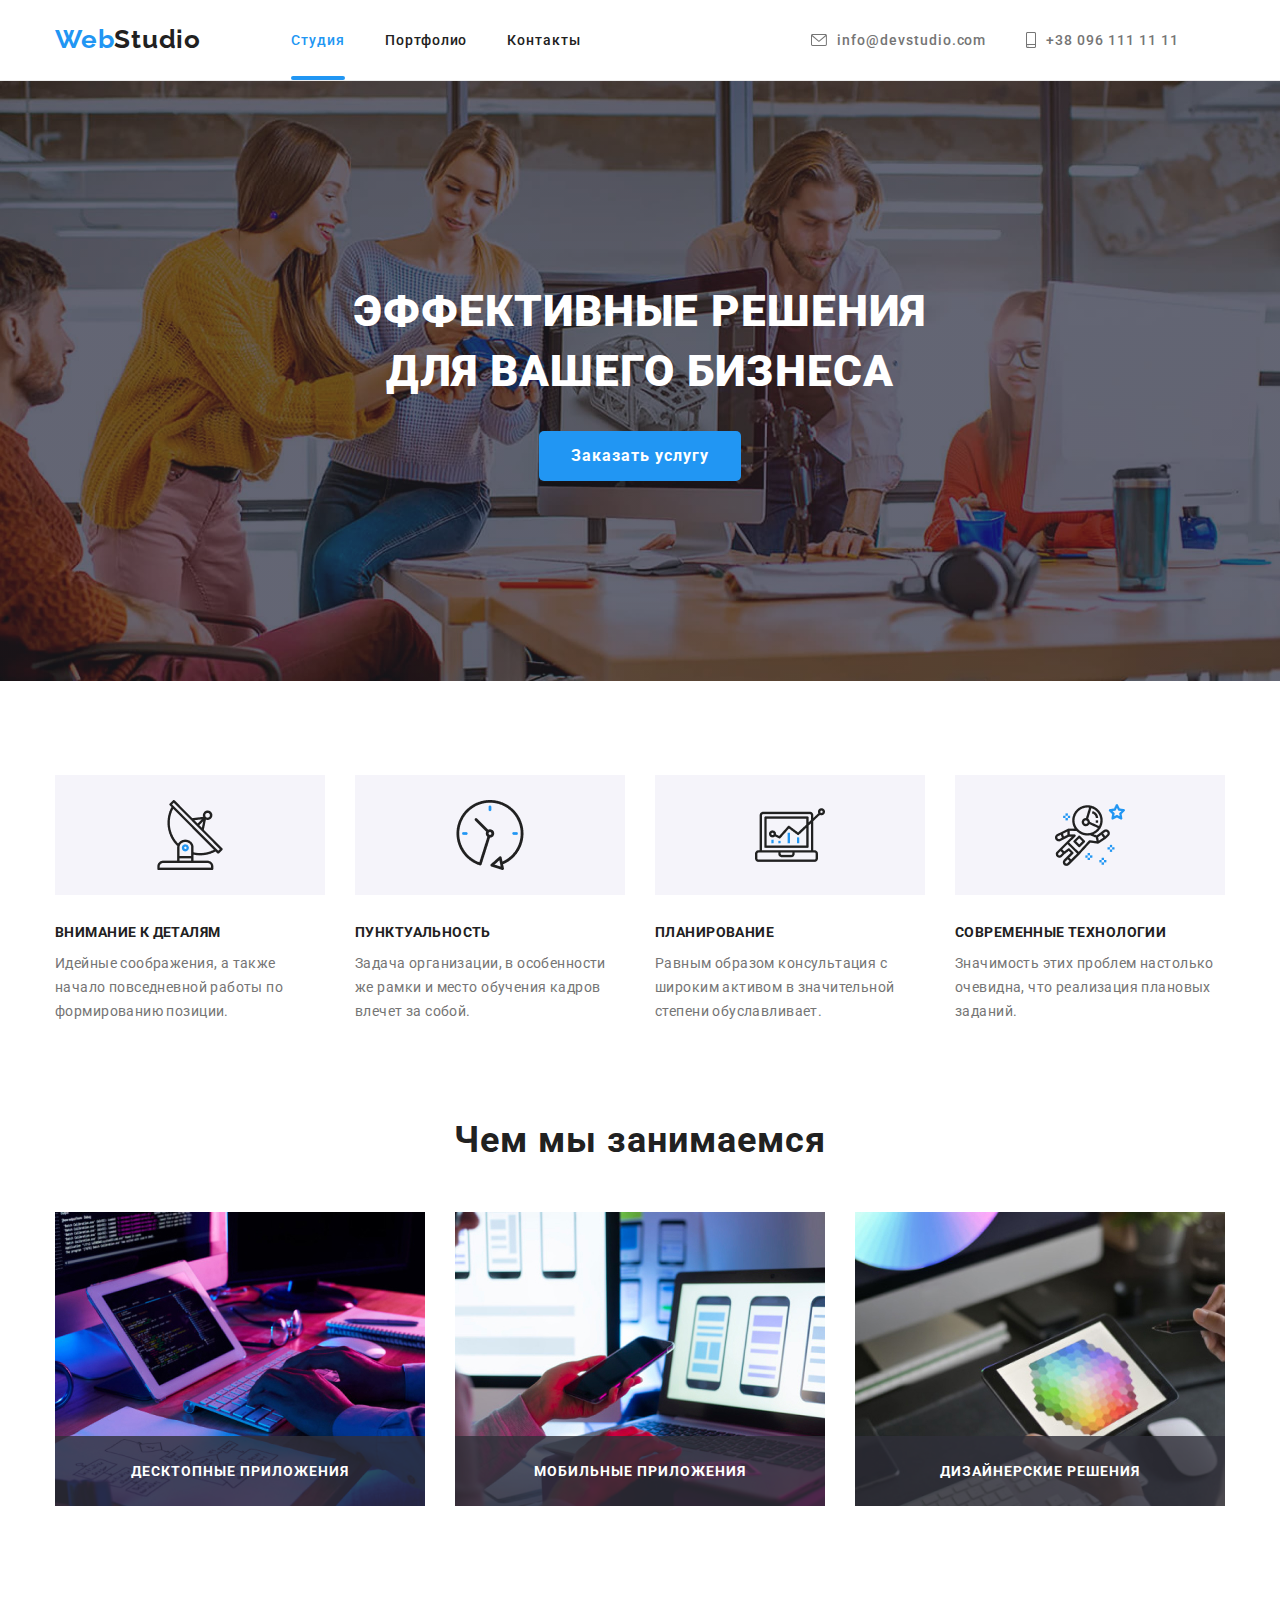
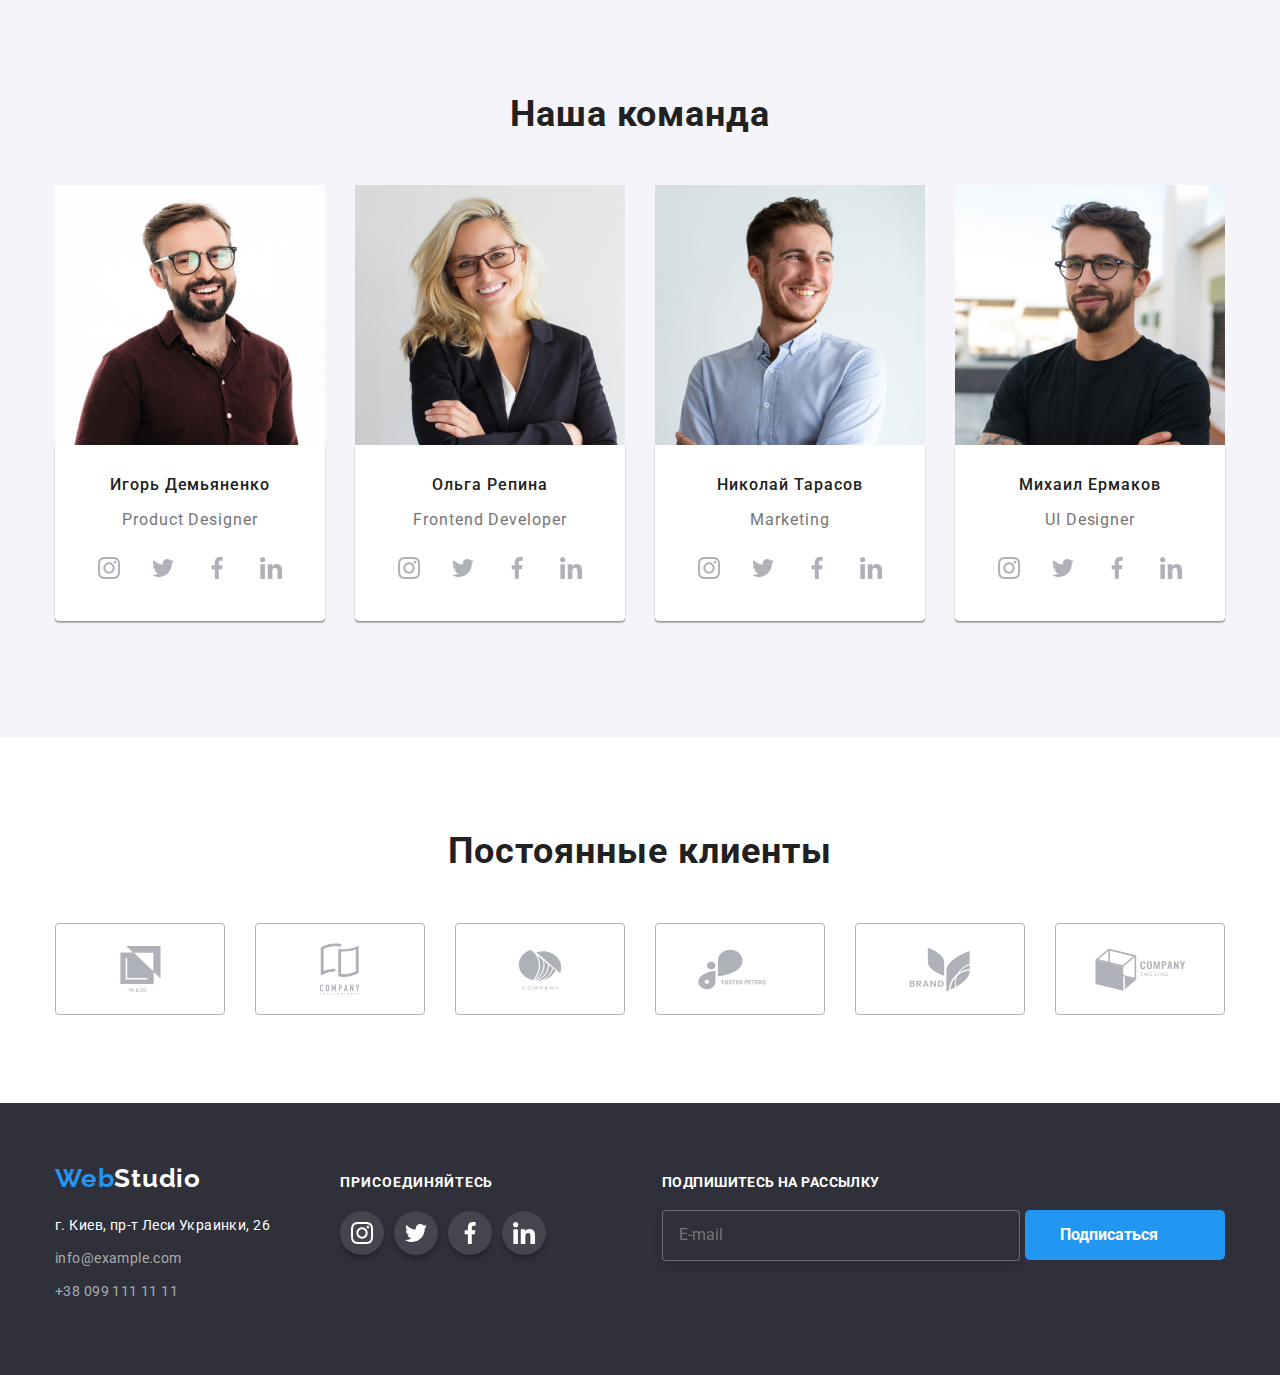
<file: index.html>
<!DOCTYPE html>
<html lang="en">

<head>
  <meta charset="UTF-8" />
  <meta http-equiv="X-UA-Compatible" content="IE=edge" />
  <meta name="viewport" content="width=device-width, initial-scale=1.0" />
  <link rel="stylesheet" href="https://cdnjs.cloudflare.com/ajax/libs/modern-normalize/1.1.0/modern-normalize.min.css">
  <title>Document</title>
  <link rel="preconnect" href="https://fonts.googleapis.com">
  <link rel="preconnect" href="https://fonts.gstatic.com" crossorigin>
  <link href="https://fonts.googleapis.com/css2?family=Raleway:wght@700&family=Roboto:wght@400;500;700;900&display=swap"
    rel="stylesheet">
  <link rel="stylesheet" href="./css/main.min.css">
  <link rel="stylesheet" href="./css/main.css">
</head>

<!---------------Шапка--------------->

<body class="page">
  <header class="header ">
    <div class="container page-header-cont">
      <nav class="main-nav">
        <a href="./" class="logo"><span class="logo__header"  lang=“en”> Web</span>Studio</a>
        <ul class="site-nav list">
          <li class="site-nav__items menu-link"><a href="" class="site-nav__link current current-page ">Студия</a></li>
          <li class="site-nav__items"><a href="./portfolio.html" class="site-nav__link">Портфолио</a></li>
          <li class="site-nav__items"><a href="" class="site-nav__link">Контакты</a></li>
        </ul>
        <ul class="contact-list list">
          <li class="site-nav__items list"><a href="mailto:info@devstudio.com"
              class="link-contact link-envelope">
              <svg class="icon-envelope">
                <use href="./images/Icon/iconmess/symbol-defs.svg#icon-envelope" ></use>
              </svg>
              info@devstudio.com</a>
              
          </li>
          <li class="site-nav__items list"><a href="tel:+380961111111" class="link-contact link-smartphone">
            <svg class="icon-smartphone">
              <use href="./images/Icon/iconmess/symbol-defs.svg#icon-smartphone" ></use>
            </svg>
            +38 096 111 11 11</a></li>
        </ul>
      </nav>
      <button type="button" class="mobile-menu-open "data-menu-open>
        <svg class="mobile-menu-open__icon" width="40" height="40">
          <use href="./images/Icon/iconmess/symbol-defs.svg#burger-icon"></use>
        </svg>
      </button>
    </div>
    <div class="mobile-menu"data-menu>
      <div class="container mobile-menu__container">
      <button class="mobile-menu__close-btn "data-menu-close>
        <svg class="mobile-menu__close-icon" width="40" height="40">
          <use href="./images/Icon/iconmess/symbol-defs.svg#icon-close"></use>
        </svg>
      </button>
      <ul class="mobile-menu__nav">
        <li class="mobile-menu__nav-list"><a href="./index.html" class="mobile-menu__nav-list-pade">Студия</a></li>
        <li class="mobile-menu__nav-list"> <a href="./portfolio.html" class="mobile-menu__nav-list-pade">Портфолио</a></li>
        <li class="mobile-menu__nav-list"><a href="" class="mobile-menu__nav-list-pade">Контакты</a></li>
      </ul>
      <ul class="mobile-menu__contact">
        <li class="mobile-menu__contact-list"><a href="tel:+380961111111" class="mobile-menu__contact-link">+38 096 111 11 11</a></li>
        <li class="mobile-menu__contact-list"><a href="mailto:info@devstudio.com"class="mobile-menu__contact-link">info@devstudio.com</a></li>
      </ul>
      <ul class="mobile-menu__messeg">
        <li class="mobile-menu__messeg-list line-line"><a href="" class="mobile-menu__messeg-link" >Instagram</a></li>
        <li class="mobile-menu__messeg-list line-line"><a href="" class="mobile-menu__messeg-link">Twitter</a></li>
        <li class="mobile-menu__messeg-list line-line" ><a href="" class="mobile-menu__messeg-link">Facebook</a></li>
        <li class="mobile-menu__messeg-list"><a href="" class="mobile-menu__messeg-link">LinkedIn</a></li>
      </ul>
    </div>
    </div>
  </header>
  <main>
    <section>
      

        <!-------ГЕРОЙ------------>
      <div class="section-hero hero-fon">
        <h1 class="section-titel-board">Эффективные решения <br> для вашего бизнеса</h1>
        <button type="button" class="section button" data-modal-open>Заказать услугу</button>
      </div>
    </section>

    <!--------------Особинности------------>

    <section class="section-futures">
      <div class="container">
        <ul class="features-list">
          <li class="titel-details icon-details">
            <h3 class="titel ">Внимание к деталям</h3>
            <p class="titel-list ">
              Идейные соображения, а также начало повседневной работы по
              формированию позиции.
            </p>
          </li>
          <li class="titel-details icon-clock">
            <h3 class="titel">Пунктуальность</h3>
            <p class="titel-list">
              Задача организации, в особенности же рамки и место обучения кадров
              влечет за собой.
            </p>
          </li>
          <li class="titel-details icon-diagram">
            <h3 class="titel">Планирование</h3>
            <p class="titel-list">
              Равным образом консультация с широким активом в значительной
              степени обуславливает.
            </p>
          </li>
          <li class="titel-details icon-astronaut ">
            <h3 class="titel">Современные технологии</h3>
            <p class="titel-list">
              Значимость этих проблем настолько очевидна, что реализация
              плановых заданий.
            </p>
          </li>
        </ul>
      </div>

    </section>

    <!-------------------Чем мы занимаеmcя--------------->

    <section class="section section-work">
      <div class="container">
        <h2 class="section-titel ">Чем мы занимаемся</h2>
        <ul class="lessons">
          
            <li>
              <div class="product-work">
                <img src="./images/img1.jpg" alt="процесс роботы" width="370" height="294" />
                <div class="titel-product">
                  <p class="titel-product-work">Десктопные приложения</p>
                </div>
          </div>
        </li>
          
            <li>
              <div class="product-work">
                <img src="./images/box2.jpg" alt="процесс роботы" width="370" height="294" />
            <div class="titel-product">
              <p class="titel-product-work">Мобильные приложения</p>
            </div>
          </div>
        </li>
          
            <li>
              <div class="product-work">
                <img src="./images/box3.jpg" alt="процесс роботы" width="370" height="294" />
            <div class="titel-product">
              <p  class="titel-product-work">Дизайнерские решения</p>
            </div>
          </div>
        </li>
        </ul>
      </div>
    </section>

    <!---------------Наша команда------------------>


    <section class="section team-section">
      <div class="container team-container">
        <h2 class="section-titel team-titel">Наша команда</h2>
        <ul class="team">
          <li class="team__card ">
            <img class="img-team" src="./images/team/team1.jpg" alt="Игорь Демьяненко" width="270" height="260">
            <div class="command-flame ">
              <h3 class="team-name name-work">Игорь Демьяненко</h3>
              <p class="work name-work">Product Designer</p>
              <div>
                <ul class="list-icon-messenger list">
                  <li >
                    <a href="" class="icon-messenger-link">
                    <svg class="icon-instagram icon-messenger">
                      <use href="./images/Icon/iconmess/symbol-defs.svg#icon-instagram"></use>
                    </svg>
                  </a>
                </li>
                  <li >
                    <a href="" class="icon-messenger-link">
                    <svg class="icon-twitter icon-messenger">
                      <use href="./images/Icon/iconmess/symbol-defs.svg#icon-twitter"></use>
                    </svg>
                  </a>
                </li>
                  <li >
                    <a href="" class="icon-messenger-link">
                    <svg class="icon-facebook icon-messenger">
                      <use href="./images/Icon/iconmess/symbol-defs.svg#icon-facebook"></use>
                    </svg>
                  </a>
                </li>
                  <li >
                    <a href="" class="icon-messenger-link">
                    <svg class="icon-linkedin icon-messenger">
                      <use href="./images/Icon/iconmess/symbol-defs.svg#icon-linkedin"></use>
                    </svg>
                  </a>
                </li>
                </ul>
                
                
              </div>
            </div>
          </li>
          <li class="team__card">
            <img class="img-team" src="./images/team/team2.jpg" alt="Ольга Репина" width="270" height="260">
            <div class="command-flame">
              <h3 class="team-name name-work">Ольга Репина</h3>
              <p class="work name-work">Frontend Developer</p>
              <ul class="list-icon-messenger list">
                <li >
                  <a href="" class="icon-messenger-link">
                  <svg class="icon-instagram icon-messenger">
                    <use href="./images/Icon/iconmess/symbol-defs.svg#icon-instagram"></use>
                  </svg>
                </a>
              </li>
                <li >
                  <a href="" class="icon-messenger-link">
                  <svg class="icon-twitter icon-messenger">
                    <use href="./images/Icon/iconmess/symbol-defs.svg#icon-twitter"></use>
                  </svg>
                </a>
              </li>
                <li >
                  <a href="" class="icon-messenger-link">
                  <svg class="icon-facebook icon-messenger">
                    <use href="./images/Icon/iconmess/symbol-defs.svg#icon-facebook"></use>
                  </svg>
                </a>
              </li>
                <li >
                  <a href="" class="icon-messenger-link">
                  <svg class="icon-linkedin icon-messenger">
                    <use href="./images/Icon/iconmess/symbol-defs.svg#icon-linkedin"></use>
                  </svg>
                </a>
              </li>
              </ul>
              
            </div>
          </li>
          <li class="team__card">
            <img class="img-team" src="./images/team/team3.jpg" alt="Николай Тарасов" width="270" height="260">
            <div class="command-flame">
              <h3 class="team-name name-work">Николай Тарасов</h3>
              <p class="work name-work">Marketing</p>
              <ul class="list-icon-messenger list">
                <li >
                  <a href="" class="icon-messenger-link">
                  <svg class="icon-instagram icon-messenger">
                    <use href="./images/Icon/iconmess/symbol-defs.svg#icon-instagram"></use>
                  </svg>
                </a>
              </li>
                <li >
                  <a href="" class="icon-messenger-link">
                  <svg class="icon-twitter icon-messenger">
                    <use href="./images/Icon/iconmess/symbol-defs.svg#icon-twitter"></use>
                  </svg>
                </a>
              </li>
                <li >
                  <a href="" class="icon-messenger-link">
                  <svg class="icon-facebook icon-messenger">
                    <use href="./images/Icon/iconmess/symbol-defs.svg#icon-facebook"></use>
                  </svg>
                </a>
              </li>
                <li >
                  <a href="" class="icon-messenger-link">
                  <svg class="icon-linkedin icon-messenger">
                    <use href="./images/Icon/iconmess/symbol-defs.svg#icon-linkedin"></use>
                  </svg>
                </a>
              </li>
              </ul>
            </div>
          </li>
          <li class="team__card">
            <img class="img-team" src="./images/team/team4.jpg" alt="Михаил Ермаков" width="270" height="260">
            <div class="command-flame">
              <h3 class="team-name name-work">Михаил Ермаков</h3>
              <p class="work name-work">UI Designer</p>
              <ul class="list-icon-messenger list">
                <li >
                  <a href="" class="icon-messenger-link">
                  <svg class="icon-instagram icon-messenger">
                    <use href="./images/Icon/iconmess/symbol-defs.svg#icon-instagram"></use>
                  </svg>
                </a>
              </li>
                <li >
                  <a href="" class="icon-messenger-link">
                  <svg class="icon-twitter icon-messenger">
                    <use href="./images/Icon/iconmess/symbol-defs.svg#icon-twitter"></use>
                  </svg>
                </a>
              </li>
                <li >
                  <a href="" class="icon-messenger-link">
                  <svg class="icon-facebook icon-messenger">
                    <use href="./images/Icon/iconmess/symbol-defs.svg#icon-facebook"></use>
                  </svg>
                </a>
              </li>
                <li >
                  <a href="" class="icon-messenger-link">
                  <svg class="icon-linkedin icon-messenger">
                    <use href="./images/Icon/iconmess/symbol-defs.svg#icon-linkedin"></use>
                  </svg>
                </a>
              </li>
              </ul>
            </div>
          </li>
        </ul>
      </div>
    </section>
    <!--============== Клиенты=========== -->
    <section class="section section-clients">
      <div class="container conteiner-clients">
        <h2 class="section-titel">Постоянные клиенты</h2>
        <ul  class="list icon-clients-list">
          <li><a href=""  class="icon-clients-link">
            <svg class="icon-clients" width="41" height="46">
            <use href="./images/Icon/iconmess/symbol-defs.svg#icon-Logo">
            </use>
          </svg>
          </a>
        </li>
          <li><a href="" class="icon-clients-link">
            <svg class="icon-clients" width="40" height="52">
            <use href="./images/Icon/iconmess/symbol-defs.svg#icon-Logo1">
            </use>
          </svg>
          </a>
        </li>
          <li><a href="" class="icon-clients-link">
            <svg class="icon-clients" width="44" height="41">
            <use href="./images/Icon/iconmess/symbol-defs.svg#icon-Logo2">
            </use>
          </svg>
          </a>
        </li>
          <li><a href="" class="icon-clients-link">
            <svg class="icon-clients" width="84" height="41">
            <use href="./images/Icon/iconmess/symbol-defs.svg#icon-Logo3">
            </use>
          </svg>
          </a>
        </li>
          <li><a href="" class="icon-clients-link">
            <svg class="icon-clients" width="62" height="45">
            <use href="./images/Icon/iconmess/symbol-defs.svg#icon-Logo4">
            </use>
          </svg>
          </a>
        </li>
          <li><a href="" class="icon-clients-link">
            <svg class="icon-clients" width="93" height="43">
            <use href="./images/Icon/iconmess/symbol-defs.svg#icon-Logo5">
            </use>
          </svg>
        </a>
        </li>
        </ul>
      </div>
    </section>

  </main>

  <!-----------------Подвал----------------------->

  <footer class="footer-all">
    <div class="container footer-block ">
      
      <div class="footer-block__link-adress">
        <div class="footer-addres-block">
        <a href="./" class="logo footer__logo"><span class=" logo__footer"  lang=“en”> Web</span>Studio</a>
        <address class="address-footer">
        <ul class="footer ">
          <li class="footer__adress"><a href="https://goo.gl/maps/33HmrKuCuac7HAEQ9" class="footer__adress">г. Киев, пр-т Леси
              Украинки, 26</a></li>
          <li class="footer__adress"><a href="mailto:info@example.com" class="footer__contacts">info@example.com</a></li>
          <li class="footer__adress"><a href="tel:+380991111111" class="footer__contacts">+38 099 111 11 11</a></li>
        </ul>
        </address>
    </div>
    <div class="мessenger-block">
      <h3 class="мessenger-block__title-мessenger-footer">присоединяйтесь</h3>
    <ul class="list-мessenger list">
      <li >
        <a href="" class="list-мessenger__icon-messenger-link-footer">
          <svg class=" list-мessenger__icon-messenger-footer icon-instagram">
            <use href="./images/Icon/iconmess/symbol-defs.svg#icon-instagram"></use>
          </svg>
        </a>
      </li>
      <li >
        <a href="" class="list-мessenger__icon-messenger-link-footer">
          <svg class=  "list-мessenger__icon-messenger-footer icon-twitter ">
            <use href="./images/Icon/iconmess/symbol-defs.svg#icon-twitter"></use>
          </svg>
        </a>
      </li>
      <li >
        <a href="" class="list-мessenger__icon-messenger-link-footer">
          <svg class="list-мessenger__icon-messenger-footer  icon-facebook ">
            <use href="./images/Icon/iconmess/symbol-defs.svg#icon-facebook"></use>
          </svg>
        </a>
      </li>
      <li >
        <a href="" class="list-мessenger__icon-messenger-link-footer">
          <svg class="list-мessenger__icon-messenger-footer  icon-linkedin ">
            <use href="./images/Icon/iconmess/symbol-defs.svg#icon-linkedin"></use>
          </svg>
        </a>
      </li>
    </ul>
    
    </div>
  </div>
    <div class="form-block-footer">
      <p class="form-block-footer__form-titel-footer">Подпишитесь на рассылку</p>
      <form class="form-block-footer__form-footer" action="">
        <input type="email" name="mail" placeholder="E-mail" class="form-block-footer__footer-form-input">
        <button class="form-block-footer__form-btn-footer  " type="submit">Подписаться
          <svg class="form-block-footer__footer-icon-send">
            <use href="./images/Icon/iconmess/symbol-defs.svg#icon-icon-send"></use>
          </svg>
        </button>
      </form>
    </div>
  </div>

  </footer>
  <!-- Модальное Окно -->

<div class="backdrop  is-hidden" data-modal>
  <div class="modal ">
    <p class="modal-titel">Оставьте свои данные, мы вам перезвоним</p>
    
    <form class="form">
      <div class="form-block">
        <span class="form-field">
          <label for="name" class="form-label">Имя
            
          </label>
          <div class="form-field input-icon">
          <input type="text" name="name" id="name" class="form-input ">
          <svg class="icon-name-modal ">
              <use href="./images/Icon/iconmess/symbol-defs.svg#icon-name-modal"></use>
            </svg>
          </div>
        </span>
      
        <span class="form-field">
          <label for="tel" class="form-label">Телефон</label>
          <div class="form-field input-icon">
          <input type="tel" name="tel" id="tel" class="form-input ">
          <svg class="icon-name-modal icon-tel-modal">
            <use href="./images/Icon/iconmess/symbol-defs.svg#icon-tel-modal"></use>
          </svg>
          </div>
        </span>
      
        <span class="form-field">
          <label for="mail" class="form-label">Почта</label>
          <div class="form-field input-icon">

          <input type="email" name="mail" id="mail" class="form-input ">
          <svg class="icon-name-modal icon-mail-modal">
            <use href="./images/Icon/iconmess/symbol-defs.svg#icon-mail-modal"></use>
          </svg>
        </div>
        </span>
      
        <span class="form-field">
          <label for="comment" class="form-label">Коментарий</label>
          <textarea class="comment" name="comment" id="comment"  rows="" placeholder="Введите текст"></textarea>
        </span>
      </div>
      <span class="form-field-checkbox form-policy">
        <input class="checkbox" type="checkbox" name="policy" id="policy">
      <label for="policy" class="form-label policy">Соглашаюсь с рассылкой и принимаю &nbsp <a class="form-link" href="">Условия договора</a> </label>
      </span>
      <div class="button-form-block">
      <button type="submit" class="button-form">Отправить</button>
    </div>
    </form>
    
      <button type="button" class="modal-close" data-modal-close >
        <svg class="modal-close-icon">
          <use href="../images/Icon/iconmess/symbol-defs.svg#icon-close" ></use>
        </svg>
      </button>
    
  </div>
  </div>
<script>
  
  const refs = {
    openModalBtn: document.querySelector('[data-modal-open]'),
    closeModalBtn: document.querySelector('[data-modal-close]'),
    modal: document.querySelector('[data-modal]'),
    };

  refs.openModalBtn.addEventListener('click', toggleModal);
  refs.closeModalBtn.addEventListener('click', toggleModal);

  function toggleModal() {
    refs.modal.classList.toggle('is-hidden');
  }


</script>
<script src="./sass/js/mobile-menu.js">
  {
    const refs = {
    openMenuBtn: document.querySelector('[data-menu-open]'),
    closeMenuBtn: document.querySelector('[data-menu-close]'),
    menu: document.querySelector('[data-menu]'),
    };

    refs.openMenuBtn.addEventListener('click', toggleModal);
    refs.closeMenuBtn.addEventListener('click', toggleModal);

    function toggleModal() {
    refs.menu.classList.toggle('is-open');
    }
}
</script>

</body>

</html>
</file>
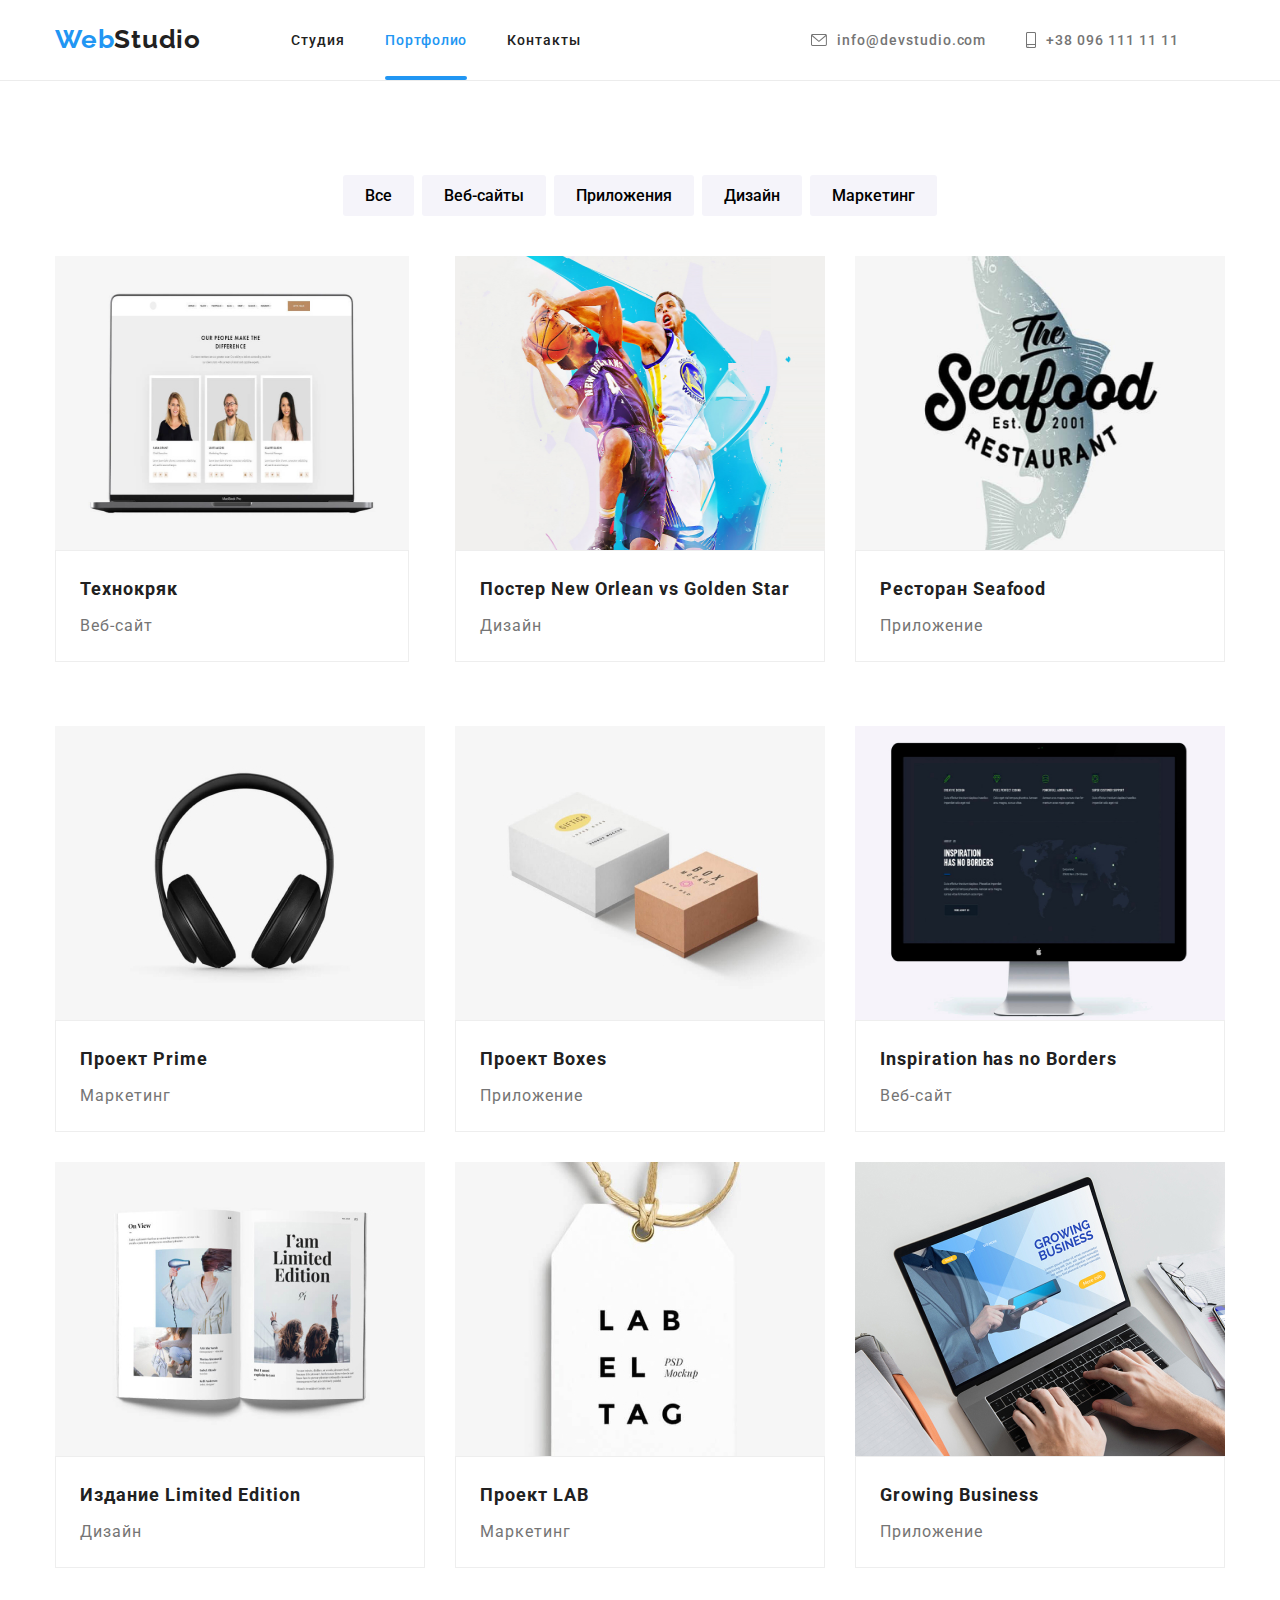
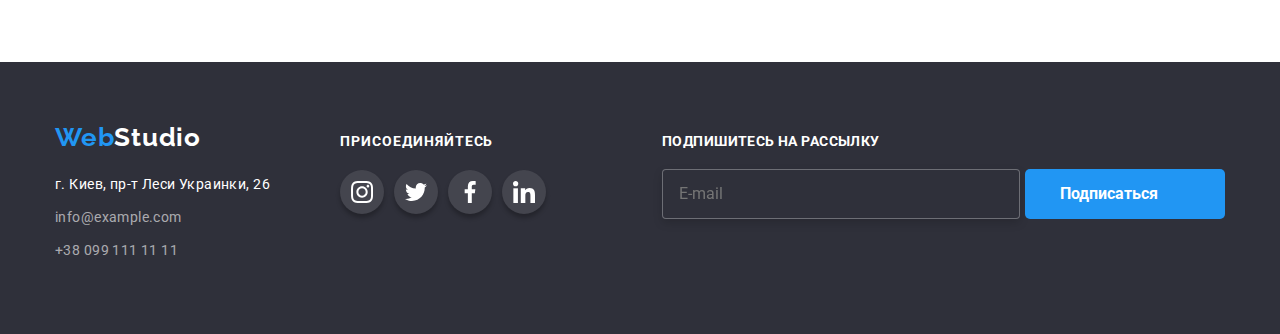
<file: portfolio.html>
<!DOCTYPE html>
<html lang="en">

<head>
    <meta charset="UTF-8" />
    <meta http-equiv="X-UA-Compatible" content="IE=edge" />
    <meta name="viewport" content="width=device-width, initial-scale=1.0" />
    <link rel="stylesheet"
        href="https://cdnjs.cloudflare.com/ajax/libs/modern-normalize/1.1.0/modern-normalize.min.css">
        <link rel="stylesheet" href="./css/main.min.css">
        <link rel="stylesheet" href="./css/main.css">
    <title>Document</title>
    <link rel="preconnect" href="https://fonts.googleapis.com">
    <link rel="preconnect" href="https://fonts.gstatic.com" crossorigin>
    <link
        href="https://fonts.googleapis.com/css2?family=Raleway:wght@700&family=Roboto:wght@400;500;700;900&display=swap"
        rel="stylesheet">

<body class="page">
    <header class="header ">
        <div class="container page-header-cont">
        <nav class="main-nav">
            <a href="./" class="logo"><span class="logo__header"  lang=“en”> Web</span>Studio</a>
            <ul class="site-nav list">
            <li class="site-nav__items menu-link"><a href="./index.html" class="site-nav__link ">Студия</a></li>
            <li class="site-nav__items"><a href="./portfolio.html" class="site-nav__link current current-page ">Портфолио</a></li>
            <li class="site-nav__items"><a href="" class="site-nav__link">Контакты</a></li>
            </ul>
            <ul class="contact-list list">
            <li class="site-nav__items list"><a href="mailto:info@devstudio.com"
                class="link-contact link-envelope">
                <svg class="icon-envelope">
                    <use href="./images/Icon/iconmess/symbol-defs.svg#icon-envelope" ></use>
                </svg>
                info@devstudio.com</a>
            </li>
            <li class="site-nav__items list"><a href="tel:+380961111111" class="link-contact link-smartphone">
                <svg class="icon-smartphone">
                <use href="./images/Icon/iconmess/symbol-defs.svg#icon-smartphone" ></use>
                </svg>
                +38 096 111 11 11</a></li>
            </ul>
        </nav>
        <button type="button" class="mobile-menu-open "data-menu-open>
            <svg class="mobile-menu-open__icon" width="40" height="40">
            <use href="./images/Icon/iconmess/symbol-defs.svg#burger-icon"></use>
            </svg>
        </button>
        </div>
        <div class="mobile-menu"data-menu>
        <div class="container mobile-menu__container">
        <button class="mobile-menu__close-btn "data-menu-close>
            <svg class="mobile-menu__close-icon" width="40" height="40">
            <use href="./images/Icon/iconmess/symbol-defs.svg#icon-close"></use>
            </svg>
          </button>
          <ul class="mobile-menu__nav">
            <li class="mobile-menu__nav-list"><a href="./index.html" class="mobile-menu__nav-list-pade">Студия</a></li>
            <li class="mobile-menu__nav-list"> <a href="./portfolio.html" class="mobile-menu__nav-list-pade">Портфолио</a></li>
            <li class="mobile-menu__nav-list"><a href="" class="mobile-menu__nav-list-pade">Контакты</a></li>
          </ul>
          <ul class="mobile-menu__contact">
            <li class="mobile-menu__contact-list"><a href="tel:+380961111111" class="mobile-menu__contact-link">+38 096 111 11 11</a></li>
            <li class="mobile-menu__contact-list"><a href="mailto:info@devstudio.com"class="mobile-menu__contact-link">info@devstudio.com</a></li>
          </ul>
          <ul class="mobile-menu__messeg">
            <li class="mobile-menu__messeg-list line-line"><a href="" class="mobile-menu__messeg-link" >Instagram</a></li>
            <li class="mobile-menu__messeg-list line-line"><a href="" class="mobile-menu__messeg-link">Twitter</a></li>
            <li class="mobile-menu__messeg-list line-line" ><a href="" class="mobile-menu__messeg-link">Facebook</a></li>
            <li class="mobile-menu__messeg-list"><a href="" class="mobile-menu__messeg-link">LinkedIn</a></li>
          </ul>
        </div>
        </div>
      </header>
    <main>
        <section class="sectionport">
            <div class="container page-header-portf">
                <ul class="port-button ">
                    <li><button class="portf-button" type="button">Все</button></li>
                    <li><button class="portf-button" type="button">Веб-сайты</button></li>
                    <li><button class="portf-button" type="button">Приложения</button></li>
                    <li><button class="portf-button" type="button">Дизайн</button></li>
                    <li><button class="portf-button" type="button">Маркетинг</button></li>
                </ul>
            <ul class="portfolio">
                    <li class="project">
                        <div class="product">
                            <a class="project__project-link" href="">
                        <div class="project__product-card">
                        <img src="./images/portfolio/img5).jpg "
                                alt="Наши проекты" width="370" height="294" class="project__project-link__img">
                        <p class="project__project-text">Ресурс предлагает комплексные предложения с разным уровнем функционала и
                        сервисов. Все это
                        позволит посетителю получить
                        исчерпывающие сведения
                        о компании или частном лице.
                        </p>
                    </div>
                            <div class="project__project-potf">
                                <h2 class="project__project-name-portf">Технокряк</h2>
                                <p class="project__project-it">Веб-сайт</p>
                            </div>
                            
                            </div>
                        </a></li>
                
                
                    <li class="project">
                        <div class="project__product">
                            <a class="project__project-link" href="">
                        <div class="project__product-card">
                        <img src="./images/portfolio/img6).jpg"
                                alt="Наши проекты" width="370" height="294"class="project__project-link__img">
                                <p class="project__project-text">Ресурс предлагает комплексные предложения с разным уровнем функционала и
                            сервисов. Все это
                            позволит посетителю получить
                            исчерпывающие сведения
                            о компании или частном лице.
                            </p>
                        </div>
                            
                            <div class="project__project-potf">
                                <h2 class="project__project-name-portf">Постер New Orlean vs Golden Star</h2>
                                <p class="project__project-it">Дизайн</p>
                            </div>
                            </div>
                        </a></li>
                
                
                    <li class="project">
                        <div class="project__product">
                            <a class="project__project-link" href="">
                        <div class="project__product-card">
                        <img src="./images/portfolio/img7).jpg"
                                alt="Наши проекты" width="370" height="294"class="project__project-link__img">
                            <p class="project__project-text">Ресурс предлагает комплексные предложения с разным уровнем функционала и
                            сервисов. Все это
                            позволит посетителю получить
                            исчерпывающие сведения
                            о компании или частном лице.
                            </p>
                        </div>
                                <div class="project__project-potf">
                                <h2 class="project__project-name-portf">Ресторан Seafood</h2>
                                <p class="project__project-it">Приложение</p>
                            </div>
                            
                            </div>
                        </a></li>
                
                
                    <li class="project">
                        <div class="project__product">
                            <a class="project__project-link" href="">
                        <div class="project__product-card">
                        <img src="./images/portfolio/img(8).jpg"
                                alt="Наши проекты" width="370" height="294"class="project__project-link__img">
                            <p class="project__project-text">Ресурс предлагает комплексные предложения с разным уровнем функционала и
                            сервисов. Все это
                            позволит посетителю получить
                            исчерпывающие сведения
                            о компании или частном лице.
                            </p>
                        </div>
                            <div class="project__project-potf">
                                <h2 class="project__project-name-portf">Проект Prime</h2>
                                <p class="project__project-it">Маркетинг</p>
                            </div>
                            
                            </div>
                        </a></li>
                
                
                    <li class="project">
                        <div class="project__product">
                            <a class="project__project-link" href="">
                        <div class="project__product-card">
                        <img src="./images/portfolio/img 9).jpg"
                                alt="Наши проекты" width="370" height="294"class="project__project-link__img">
                            <p class="project__project-text">Ресурс предлагает комплексные предложения с разным уровнем функционала и
                            сервисов. Все это
                            позволит посетителю получить
                            исчерпывающие сведения
                            о компании или частном лице.
                            </p>
                        </div>
                                
                            <div class="project__project-potf">
                                <h2 class="project__project-name-portf">Проект Boxes</h2>
                                <p class="project__project-it">Приложение</p>
                            </div>
                        </div>
                        </a></li>
                
                
                    <li class="project">
                        <div class="project__product">
                            <a class="project__project-link" href="">
                        <div class="project__product-card">
                        <img src="./images/portfolio/img10).jpg"
                            alt="Наши проекты" width="370" height="294"class="project__project-link__img">
                            <p class="project__project-text">Ресурс предлагает комплексные предложения с разным уровнем функционала и
                            сервисов. Все это
                            позволит посетителю получить
                            исчерпывающие сведения
                            о компании или частном лице.
                        </p>
                        </div>
                            <div class="project__project-potf">
                                <h2 class="project__project-name-portf">Inspiration has no Borders</h2>
                                <p class="project__project-it">Веб-сайт</p>
                            </div>
                        </div>
                        </a></li>
                
                
                    <li class="project">
                        <div class="project__product">
                            <a class="project__project-link" href="">
                        <div class="project__product-card">
                        <img src="./images/portfolio/img(11).jpg"
                            alt="Наши проекты" width="370" height="294"class="project__project-link__img">
                            <p class="project__project-text">Ресурс предлагает комплексные предложения с разным уровнем функционала и
                            сервисов. Все это
                            позволит посетителю получить
                            исчерпывающие сведения
                            о компании или частном лице.
                            </p>
                        </div>
                            <div class="project__project-potf">
                                <h2 class="project__project-name-portf">Издание Limited Edition</h2>
                                <p class="project__project-it">Дизайн</p>
                            </div>
                            
                        </div>
                        </a></li>
                    
                    
                    <li class="project">
                        <div class="project__product">
                            <a class="project__project-link" href="">
                        <div class="project__product-card">
                        <img src="./images/portfolio/img(12).jpg"
                                alt="Наши проекты" width="370" height="294"class="project__project-link__img">
                                <p class="project__project-text">Ресурс предлагает комплексные предложения с разным уровнем функционала и
                            сервисов. Все это
                            позволит посетителю получить
                            исчерпывающие сведения
                            о компании или частном лице.
                        </p>
                    </div>
                            <div class="project__project-potf">
                                <h2 class="project__project-name-portf">Проект LAB</h2>
                                <p class="project__project-it">Маркетинг</p>
                            </div>
                            </div>
                        </a></li>
                        
                        
                    <li class="project">
                        <div class="project__product">
                            <a class="project__project-link" href="">
                        <div class="project__product-card">
                        <img src="./images/portfolio/img(13).jpg"
                                alt="Наши проекты" width="370" height="294"class="project__project-link__img">
                            <p class="project__project-text">Ресурс предлагает комплексные предложения с разным уровнем функционала и
                            сервисов. Все это
                            позволит посетителю получить
                            исчерпывающие сведения
                            о компании или частном лице.
                        </p> 
                    </div>
                            <div class="project__project-potf">
                                <h2 class="project__project-name-portf">Growing Business</h2>
                                <p class="project__project-it">Приложение</p>
                            </div>
                            </div>
                        </a></li>
                    
                </ul>
            </div>
        </section>
    </main>
    <!--Подвал-->
    <footer class="footer-all">
        <div class="container footer-block ">
        
        <div class="footer-block__link-adress">
            <div class="footer-addres-block">
            <a href="./" class="logo footer__logo"><span class=" logo__footer"  lang=“en”> Web</span>Studio</a>
            <address class="address-footer">
            <ul class="footer ">
            <li class="footer__adress"><a href="https://goo.gl/maps/33HmrKuCuac7HAEQ9" class="footer__adress">г. Киев, пр-т Леси
                Украинки, 26</a></li>
            <li class="footer__adress"><a href="mailto:info@example.com" class="footer__contacts">info@example.com</a></li>
            <li class="footer__adress"><a href="tel:+380991111111" class="footer__contacts">+38 099 111 11 11</a></li>
            </ul>
            </address>
        </div>
        <div class="мessenger-block">
        <h3 class="мessenger-block__title-мessenger-footer">присоединяйтесь</h3>
        <ul class="list-мessenger list">
        <li >
            <a href="" class="list-мessenger__icon-messenger-link-footer">
            <svg class=" list-мessenger__icon-messenger-footer icon-instagram">
                <use href="./images/Icon/iconmess/symbol-defs.svg#icon-instagram"></use>
            </svg>
            </a>
        </li>
        <li >
            <a href="" class="list-мessenger__icon-messenger-link-footer">
            <svg class=  "list-мessenger__icon-messenger-footer icon-twitter ">
                <use href="./images/Icon/iconmess/symbol-defs.svg#icon-twitter"></use>
            </svg>
            </a>
        </li>
        <li >
            <a href="" class="list-мessenger__icon-messenger-link-footer">
            <svg class="list-мessenger__icon-messenger-footer  icon-facebook ">
                <use href="./images/Icon/iconmess/symbol-defs.svg#icon-facebook"></use>
            </svg>
            </a>
        </li>
        <li >
            <a href="" class="list-мessenger__icon-messenger-link-footer">
            <svg class="list-мessenger__icon-messenger-footer  icon-linkedin ">
                <use href="./images/Icon/iconmess/symbol-defs.svg#icon-linkedin"></use>
            </svg>
            </a>
        </li>
        </ul>
        
        </div>
    </div>
        <div class="form-block-footer">
        <p class="form-block-footer__form-titel-footer">Подпишитесь на рассылку</p>
        <form class="form-block-footer__form-footer" action="">
            <input type="email" name="mail" placeholder="E-mail" class="form-block-footer__footer-form-input">
            <button class="form-block-footer__form-btn-footer  " type="submit">Подписаться
            <svg class="form-block-footer__footer-icon-send">
                <use href="./images/Icon/iconmess/symbol-defs.svg#icon-icon-send"></use>
            </svg>
            </button>
        </form>
        </div>
    </div>
    
    </footer>
    <script src="./sass/js/mobile-menu.js">
        {
        const refs = {
        openMenuBtn: document.querySelector('[data-menu-open]'),
        closeMenuBtn: document.querySelector('[data-menu-close]'),
        menu: document.querySelector('[data-menu]'),
        };
    
        refs.openMenuBtn.addEventListener('click', toggleModal);
        refs.closeMenuBtn.addEventListener('click', toggleModal);
    
        function toggleModal() {
        refs.menu.classList.toggle('is-open');
        }
    }
    </script>
</body>

</html>
</file>
<file: css/main.css>
@charset "UTF-8";
html,
body {
  width: 100%;
  height: 100%;
}

.page {
  width: 100%;
  background-color: #ffffff;
  color: #212121;
  font-family: Roboto, sans-serif;
  letter-spacing: 0.06em;
}

body {
  background-color: #E5E5E5;
}

h2,
h3,
h4,
p,
h1 {
  margin-top: 0;
  margin-bottom: 0;
}

@media screen and (min-width: 768px) and (max-width: 1199px) {
  h3 {
    font-size: 14px;
    line-height: 16px;
  }
}
ul,
ol {
  margin-top: 0;
  margin-bottom: 0;
  padding-left: 0;
}

img {
  display: block;
}

textarea {
  resize: none;
}

a {
  text-decoration: none;
}

li {
  list-style: none;
}

.container {
  width: 100%;
  padding-left: 15px;
  padding-right: 15px;
  margin-left: auto;
  margin-right: auto;
}

@media screen and (min-width: 480px) {
  .container {
    width: 480px;
  }
}
@media screen and (min-width: 768px) {
  .container {
    width: 768px;
  }
}
@media screen and (min-width: 1200px) {
  .container {
    width: 1200px;
  }
}
.section-hero .button {
  font-family: Roboto;
  font-weight: 700;
  font-size: 16px;
  line-height: 1.87;
  letter-spacing: 0.06em;
  color: white;
  background-color: #2196F3;
  display: inline-block;
  padding: 10px 32px;
  border-radius: 5px;
  border: #2196F3;
  cursor: pointer;
  transition: background-color 250ms cubic-bezier(0.4, 0, 0.2, 1);
}
.section-hero .button:hover, .section-hero .button:focus {
  background-color: #188CE8;
}

.section-titel {
  color: #212121;
  font-weight: 700;
  font-size: 36px;
  line-height: 1.16;
  text-align: center;
  margin-bottom: 50px;
}

@media screen and (min-width: 280px) {
  .section-titel {
    font-size: 28px;
    line-height: 1.1;
    margin-bottom: 30px;
  }
}
@media screen and (min-width: 1200px) {
  .section-titel {
    font-size: 36px;
    line-height: 1.16;
    margin-bottom: 50px;
  }
}
.backdrop {
  position: fixed;
  top: 0;
  left: 0;
  width: 100%;
  height: 100%;
  background: rgba(0, 0, 0, 0.2);
  transition: opacity 250ms cubic-bezier(0.4, 0, 0.2, 1), visibility 250ms cubic-bezier(0.4, 0, 0.2, 1);
}

.backdrop.is-hidden {
  opacity: 0;
  pointer-events: none;
}

.modal {
  background-color: #ffffff;
  position: absolute;
  top: 50%;
  left: 50%;
  transform: translate(-50%, -50%);
  padding: 40px;
  background: #FFFFFF;
  box-shadow: 0px 1px 3px rgba(0, 0, 0, 0.12), 0px 1px 1px rgba(0, 0, 0, 0.14), 0px 2px 1px rgba(0, 0, 0, 0.2);
  border-radius: 4px;
  transition: transform 400ms cubic-bezier(0.4, 0, 0.2, 1), opacity 250ms cubic-bezier(0.4, 0, 0.2, 1), visibility 250ms cubic-bezier(0.4, 0, 0.2, 1);
}

@media screen and (max-width: 1199px) {
  .modal {
    max-width: 450px;
    width: 100%;
  }
}
@media screen and (min-width: 1200px) {
  .modal {
    max-width: 528px;
    max-height: 581px;
  }
}
.modal-close {
  position: absolute;
  top: 8px;
  right: 8px;
  width: 30px;
  height: 30px;
  border-radius: 50%;
  background: #FFFFFF;
  border: 1px solid rgba(0, 0, 0, 0.1);
  box-shadow: 0px 1px 3px rgba(0, 0, 0, 0.12);
  display: flex;
  align-items: center;
  justify-content: center;
  cursor: pointer;
}

.modal-close-icon {
  width: 18px;
  height: 18px;
  transition: fill 250ms cubic-bezier(0.4, 0, 0.2, 1);
}
.modal-close .modal-close-icon:hover, .modal-close .modal-close-icon:focus {
  fill: #2196F3;
}

.modal-titel {
  font-family: "Roboto";
  font-style: normal;
  font-weight: 700;
  font-size: 20px;
  line-height: 23px;
  letter-spacing: 0.03em;
  color: #212121;
  margin-bottom: 12px;
  text-align: center;
}

.modal {
  background-color: #ffffff;
  position: absolute;
  top: 50%;
  left: 50%;
  transform: translate(-50%, -50%);
  padding: 40px;
  background: #FFFFFF;
  box-shadow: 0px 1px 3px rgba(0, 0, 0, 0.12), 0px 1px 1px rgba(0, 0, 0, 0.14), 0px 2px 1px rgba(0, 0, 0, 0.2);
  border-radius: 4px;
}

.modal-close {
  position: absolute;
  top: 8px;
  right: 8px;
  width: 30px;
  height: 30px;
  border-radius: 50%;
  background: #FFFFFF;
  border: 1px solid rgba(0, 0, 0, 0.1);
  box-shadow: 0px 1px 3px rgba(0, 0, 0, 0.12);
  display: flex;
  align-items: center;
  justify-content: center;
  cursor: pointer;
}

.modal-close-icon {
  width: 18px;
  height: 18px;
  transition: fill 250ms cubic-bezier(0.4, 0, 0.2, 1);
}
.modal-close .modal-close-icon:hover, .modal-close .modal-close-icon:focus {
  fill: #2196F3;
}

.modal-titel {
  font-family: "Roboto";
  font-style: normal;
  font-weight: 700;
  font-size: 20px;
  line-height: 23px;
  letter-spacing: 0.03em;
  color: #212121;
  margin-bottom: 12px;
  text-align: center;
}

.form {
  margin-left: auto;
  margin-right: auto;
}

.form-block {
  margin-bottom: 20px;
}

.form-label {
  display: block;
  cursor: pointer;
}

/* .form-input-focus */
.form-field {
  display: flex;
  flex-direction: column;
}

.form-field input {
  /* margin-bottom:10px ; */
  padding: 12px 42px;
  border: 1px solid rgba(33, 33, 33, 0.2);
  border-radius: 4px;
  transition: border-color 250ms cubic-bezier(0.4, 0, 0.2, 1);
  cursor: pointer;
}

.form-field label {
  margin-bottom: 4px;
  font-weight: 400;
  font-size: 12px;
  line-height: 14px;
  color: #757575;
  width: 100%;
}

.form-field textarea::placeholder {
  font-family: Roboto;
  font-style: normal;
  font-weight: 400;
  font-size: 12px;
  line-height: 14px;
  letter-spacing: 0.01em;
  color: rgba(117, 117, 117, 0.5);
}

.comment {
  padding: 12px 16px;
  width: 100%;
  height: 120px;
  border: 1px solid rgba(33, 33, 33, 0.2);
  border-radius: 10px;
  transition: border-color 250ms cubic-bezier(0.4, 0, 0.2, 1);
}
.comment:focus, .comment:hover {
  border-color: #2196F3;
  outline: none;
}

.input-icon {
  position: relative;
}

.icon-name-modal {
  position: absolute;
  top: 50%;
  left: 15px;
  transform: translateY(-50%);
  width: 12px;
  height: 12px;
  display: inline-block;
  transition: fill 250ms cubic-bezier(0.4, 0, 0.2, 1);
}

.input-icon {
  margin-bottom: 10px;
}

.icon-tel-modal {
  width: 13px;
  height: 13px;
}

.icon-mail-modal {
  width: 15px;
  height: 12px;
}

.form-field-checkbox {
  font-weight: 400;
  font-size: 12px;
  line-height: 14px;
  color: #757575;
  margin-bottom: 30px;
}

.checkbox {
  -moz-appearance: none;
  -webkit-appearance: none;
  appearance: none;
  position: absolute;
  border: none;
  border-radius: none;
}

.checkbox:checked + .policy::before {
  background-color: #2196F3;
  background-image: url(../images/Icon/galochka.svg);
  background-repeat: no-repeat;
  background-position: center;
  border: none;
}

.policy {
  display: flex;
  align-items: flex-start;
  font-weight: 400;
  font-size: 12px;
  line-height: 14px;
  letter-spacing: 0.03em;
}
.policy::before {
  content: "";
  min-width: 16px;
  min-height: 15px;
  border: 2px solid #212121;
  border-radius: 2px;
  margin-right: 7px;
  text-align: center;
  cursor: pointer;
}

.checkbox:focus + .policy::before {
  outline: 0px solid rgb(33, 150, 243);
}

.form-policy {
  display: flex;
  flex-direction: row;
  align-items: center;
  justify-content: center;
  letter-spacing: 0.03em;
}

.form-input {
  transition: fill 250ms cubic-bezier(0.4, 0, 0.2, 1);
}
.form-input:hover, .form-input:focus {
  border-color: #2196F3;
  outline: none;
}
.form-input:focus ~ .icon-name-modal, .form-input:hover ~ .icon-name-modal {
  fill: #2196F3;
}

.button-form {
  font-family: Roboto;
  font-weight: 700;
  font-size: 16px;
  line-height: 1.87;
  max-width: 200px;
  height: 50px;
  color: white;
  background-color: #2196F3;
  display: inline-block;
  padding: 10px 32px;
  border-radius: 5px;
  border: #2196F3;
  cursor: pointer;
  transition: background-color 250ms cubic-bezier(0.4, 0, 0.2, 1);
}

.button-form-block {
  display: flex;
  align-items: center;
  justify-content: center;
}

.form-link {
  font-size: 12px;
  line-height: 14px;
  color: #2196F3;
  letter-spacing: 0.03em;
  text-decoration-line: underline;
}

@media screen and (min-width: 280px) and (max-width: 1199px) {
  .form-link {
    font-size: 11px;
  }
}
.portfolio {
  display: flex;
  flex-wrap: wrap;
  gap: 30px;
}

.sectionport {
  color: #E5E5E5;
  padding-top: 60px;
  padding-bottom: 60px;
}

@media screen and (min-width: 1200px) {
  .sectionport {
    padding-top: 94px;
    padding-bottom: 94px;
  }
}
.project {
  list-style: none;
  width: 100%;
}
.project:hover, .project:focus {
  box-shadow: 0px 1px 1px rgba(0, 0, 0, 0.12), 0px 4px 4px rgba(0, 0, 0, 0.06), 1px 4px 6px rgba(0, 0, 0, 0.16);
}

@media screen and (min-width: 768px) {
  .project-size {
    padding-bottom: 55px;
  }
}
@media screen and (min-width: 768px) {
  .project {
    width: 354px;
    min-height: 404px;
  }
}
@media screen and (min-width: 1200px) {
  .project {
    width: 370px;
  }
}
.product {
  width: 100%;
}

@media screen and (min-width: 768px) {
  .product {
    width: 354px;
    height: 440px;
  }
}
.project__project-potf {
  border: 1px solid #EEEEEE;
  padding-top: 20px;
  padding-left: 24px;
  padding-right: 24px;
  padding-bottom: 20px;
}

.project__product-card {
  position: relative;
  overflow: hidden;
}

.project__project-link__img {
  width: 100%;
}

.project__project-text {
  position: absolute;
  color: #FFFFFF;
  font-weight: 400;
  font-size: 18px;
  line-height: 1.5;
  background-color: #2196F3;
  top: 0;
  left: 0;
  width: 100%;
  height: 100%;
  overflow: auto;
  transform: translate(0, 100%);
  transition: transform 255ms cubic-bezier(0.4, 0, 0.2, 1);
  padding-top: 63px;
  padding-bottom: 63px;
  padding-left: 23px;
  padding-right: 23px;
  background: rgba(33, 150, 243, 0.9);
}
.project__project-link:hover .project__project-text, .project__project-link:focus .project__project-text {
  transform: translate(0, 0);
}

.project__project-link {
  text-decoration: none;
  position: relative;
}

.portf-button {
  font-family: Roboto;
  font-weight: 500;
  font-size: 16px;
  line-height: 1.82;
  background: #F5F4FA;
  border-radius: 3px;
  border: #F5F4FA;
  padding: 6px 22px;
  cursor: pointer;
  transition: background-color 250ms cubic-bezier(0.4, 0, 0.2, 1), color 250ms cubic-bezier(0.4, 0, 0.2, 1);
}
.portf-button:focus, .portf-button:hover {
  background-color: #2196F3;
  color: #ffffff;
}

.port-button {
  list-style: none;
  display: flex;
  margin-bottom: 40px;
  gap: 8px;
  flex-wrap: wrap;
  justify-content: flex-start;
}

@media screen and (min-width: 768px) {
  .port-button {
    justify-content: center;
  }
}
@media screen and (max-width: 767px) {
  .mobile-menu {
    position: fixed;
    width: 100vw;
    height: 100%;
    background-color: #FFFFFF;
    top: 0;
    left: 0;
    z-index: 999;
    opacity: 0;
    visibility: hidden;
    pointer-events: none;
    transition: opacity 250ms cubic-bezier(0.4, 0, 0.2, 1), visibility 250ms cubic-bezier(0.4, 0, 0.2, 1);
  }
  .mobile-menu.is-open {
    opacity: 1;
    visibility: visible;
    pointer-events: auto;
  }
  .mobile-menu__close-btn {
    position: absolute;
    top: 10px;
    right: 15px;
    border: none;
    background-color: transparent;
    padding: 0;
    line-height: 0;
  }
  .mobile-menu__container {
    position: relative;
  }
  .mobile-menu__nav {
    padding-left: 25px;
    padding-top: 48px;
    margin-bottom: 302px;
  }
  .mobile-menu__nav-list-pade {
    font-family: "Roboto";
    font-style: normal;
    font-weight: 500;
    font-size: 40px;
    line-height: 47px;
    letter-spacing: 0.02em;
    color: #212121;
  }
  .mobile-menu__nav-list:not(:last-child) {
    margin-bottom: 32px;
  }
  .mobile-menu__contact {
    padding-left: 25px;
    margin-bottom: 64px;
  }
  .mobile-menu__contact-link {
    font-style: normal;
    font-weight: 500;
    font-size: 34px;
    line-height: 40px;
    color: #757575;
  }
  .mobile-menu__contact-list:not(:last-child) {
    margin-bottom: 32px;
  }
  .mobile-menu__messeg {
    padding-left: 25px;
    display: flex;
    gap: 10px;
    text-align: center;
    justify-content: flex-start;
  }
  .mobile-menu__messeg-link {
    text-align: center;
    justify-content: center;
    font-style: normal;
    font-weight: 500;
    font-size: 18px;
    line-height: 22px;
    color: #2196F3;
  }
  .line-line::after {
    content: "";
    border: 1px solid rgba(33, 33, 33, 0.2);
    transform: rotate(90deg);
    margin-left: 10px;
    height: 22px;
  }
  .mobile-menu__nav-list-pade:hover {
    color: #2196F3;
  }
  .mobile-menu__contact-link:hover {
    color: #2196F3;
  }
}
@media screen and (min-width: 768px) {
  .mobile-menu {
    display: none;
  }
}
@media screen and (max-width: 440px) {
  .mobile-menu__messeg {
    display: block;
  }
  .mobile-menu__messeg-list:not(:last-child) {
    margin-bottom: 30px;
  }
}
@media screen and (max-width: 767px) {
  .site-nav {
    display: none;
  }
  .contact-list {
    display: none;
  }
  .mobile-menu-open {
    border: none;
    background-color: transparent;
    padding: 0;
    line-height: 0;
  }
}
.page-header-cont {
  display: flex;
  align-items: center;
  justify-content: space-between;
}

.header {
  padding-top: 10px;
  padding-bottom: 10px;
  background-color: #fff;
  border-bottom: 1px solid #ececec;
}

.logo {
  color: #212121;
  font-family: "Raleway";
  font-style: normal;
  font-weight: 700;
  font-size: 24px;
  line-height: 28px;
  letter-spacing: 0.03em;
}

.logo__header {
  color: #2196F3;
}

@media screen and (min-width: 768px) and (max-width: 1199px) {
  .mobile-menu-open {
    display: none;
  }
  .header {
    padding-top: 16px;
    padding-bottom: 16px;
  }
  .main-nav {
    display: flex;
    align-items: center;
  }
  .site-nav {
    display: flex;
    gap: 50px;
    margin-right: 84px;
  }
  .logo {
    margin-right: 88px;
  }
  .link-contact {
    font-weight: 500;
    font-size: 12px;
    line-height: 14px;
  }
  .site-nav__link {
    font-weight: 500;
    font-size: 14px;
    line-height: 16px;
    letter-spacing: 0.02em;
  }
  .site-nav__items:not(:last-child) {
    margin-bottom: 10px;
  }
  .site-nav__link {
    color: #212121;
  }
  .icon-envelope {
    width: 14px;
    height: 10px;
    margin-right: 8px;
    transition: fill 250ms cubic-bezier(0.4, 0, 0.2, 1);
    fill: #757575;
  }
  .icon-smartphone {
    width: 10px;
    height: 14px;
    margin-right: 8px;
    transition: fill 250ms cubic-bezier(0.4, 0, 0.2, 1);
    fill: #757575;
  }
  .link-contact {
    display: flex;
    font-weight: 500;
    font-size: 12px;
    line-height: 1.14;
    letter-spacing: 0.02em;
    transition: color 250ms cubic-bezier(0.4, 0, 0.2, 1);
    color: #757575;
  }
  .link-contact:hover, .link-contact:focus {
    color: #2196F3;
  }
  .link-contact:hover svg, .link-contact:focus svg {
    fill: #2196F3;
  }
  .current {
    padding-top: 32px;
    padding-bottom: 32px;
    position: relative;
  }
  .current-page::after {
    position: absolute;
    content: "";
    bottom: 0;
    display: block;
    width: 100%;
    height: 4px;
    border-radius: 2px;
    background-color: #2196F3;
  }
  .site-nav .site-nav__link:hover, .site-nav .site-nav__link:focus {
    color: #2196F3;
  }
  .link-contact:hover, .link-contact:focus {
    color: #2196F3;
  }
  .link-contact:hover svg, .link-contact:focus svg {
    fill: #2196F3;
  }
  .site-nav .site-nav__link.current {
    color: #2196F3;
  }
}
@media screen and (min-width: 1200px) {
  .header {
    padding: 0;
  }
  .mobile-menu-open {
    display: none;
  }
  .logo {
    margin-right: 90px;
    display: block;
    color: #212121;
    font-family: Raleway;
    font-weight: 700;
    font-size: 26px;
    line-height: 1.2;
    letter-spacing: 0.03em;
    text-decoration: none;
    color: #212121;
    font-family: Raleway;
    font-weight: 700;
    font-size: 26px;
    line-height: 1.2;
    letter-spacing: 0.03em;
    text-decoration: none;
  }
  .main-nav {
    display: flex;
    align-items: center;
    background-color: #FFFFFF;
  }
  .site-nav {
    display: flex;
    align-items: center;
  }
  .site-nav__items:not(:last-child) {
    margin-right: 40px;
  }
  .site-nav .site-nav__link {
    color: #212121;
    font-weight: 500;
    font-size: 14px;
    line-height: 1.14;
    text-decoration: none;
    transition: color 250ms cubic-bezier(0.4, 0, 0.2, 1);
  }
  .site-nav .site-nav__link:hover, .site-nav .site-nav__link:focus {
    color: #2196F3;
  }
  .link-contact:hover, .link-contact:focus {
    color: #2196F3;
  }
  .link-contact:hover svg, .link-contact:focus svg {
    fill: #2196F3;
  }
  .site-nav .site-nav__link.current {
    color: #2196F3;
  }
  .contact-list a {
    color: #757575;
    text-decoration: none;
    padding-top: 32px;
    padding-bottom: 32px;
    display: flex;
    align-items: center;
    font-weight: 500;
    font-size: 14px;
    line-height: 16px;
  }
  .current {
    padding-top: 32px;
    padding-bottom: 32px;
    position: relative;
  }
  .current-page::after {
    position: absolute;
    content: "";
    bottom: 0;
    display: block;
    width: 100%;
    height: 4px;
    border-radius: 2px;
    background-color: #2196F3;
  }
  .contact-list {
    display: flex;
    margin-left: 230px;
  }
  .icon-envelope {
    width: 16px;
    height: 12px;
    margin-right: 10px;
    transition: fill 250ms cubic-bezier(0.4, 0, 0.2, 1);
    fill: #757575;
  }
  .icon-smartphone {
    width: 10px;
    height: 16px;
    margin-right: 10px;
    transition: fill 250ms cubic-bezier(0.4, 0, 0.2, 1);
    fill: #757575;
  }
  .hero-fon {
    background-image: linear-gradient(to right, rgba(47, 48, 58, 0.4), rgba(47, 48, 58, 0.4)), url(../images/Hero/Imghero.jpg);
    background-repeat: no-repeat;
    background-position: 50% 50%;
    background-size: cover;
  }
  .section-hero {
    padding-top: 200px;
    padding-bottom: 200px;
    max-width: 1600px;
    background-color: #C4C4C4;
    margin-left: auto;
    margin-right: auto;
    text-align: center;
    text-transform: uppercase;
  }
  .section-titel-board {
    margin-bottom: 30px;
    color: #FFFFFF;
    font-weight: 900;
    font-size: 44px;
    line-height: 1.36;
  }
  .section-futures {
    padding-top: 94px;
    padding-bottom: 94px;
  }
}
.hero-fon {
  background-image: linear-gradient(to right, rgba(47, 48, 58, 0.4), rgba(47, 48, 58, 0.4)), url(../images/mobile/hero.jpg);
  background-repeat: no-repeat;
  background-position: 50% 50%;
  background-size: cover;
  min-width: 280px;
}

@media screen and (min-divice-pixel-ratio: 2), screen and (min-resolution: 192dpi), screen and (min-resolution: 2dppx) {
  .hero-fon {
    background-image: linear-gradient(to right, rgba(47, 48, 58, 0.4), rgba(47, 48, 58, 0.4)), url(../images/mobile/hero2x.jpg);
  }
}
@media screen and (min-width: 768px) and (max-width: 1199px) {
  .hero-fon {
    min-width: 768px;
    background-image: linear-gradient(to right, rgba(47, 48, 58, 0.4), rgba(47, 48, 58, 0.4)), url(../images/tablet/hero.jpg);
  }
}
@media screen and (min-divice-pixel-ratio: 2) and (min-width: 768px) and (max-width: 1199px), screen and (min-resolution: 192dpi) and (min-width: 768px) and (max-width: 1199px), screen and (min-resolution: 2dppx) and (min-width: 768px) and (max-width: 1199px) {
  .hero-fon {
    background-image: linear-gradient(to right, rgba(47, 48, 58, 0.4), rgba(47, 48, 58, 0.4)), url(../images/desktop/hero.jpg);
  }
}
@media screen and (min-width: 1200px) {
  .hero-fon {
    min-width: 1200px;
    background-image: linear-gradient(to right, rgba(47, 48, 58, 0.4), rgba(47, 48, 58, 0.4)), url(../images/desktop/hero2x.jpg);
  }
}
@media screen and (min-divice-pixel-ratio: 2) and (min-width: 1200px), screen and (min-resolution: 192dpi) and (min-width: 1200px), screen and (min-resolution: 2dppx) and (min-width: 1200px) {
  .hero-fon {
    background-image: linear-gradient(to right, rgba(47, 48, 58, 0.4), rgba(47, 48, 58, 0.4)), url(../images/desktop/hero2x.jpg);
  }
}
.section-hero {
  padding-top: 118px;
  padding-bottom: 118px;
  width: 100%;
  background-color: #C4C4C4;
  margin-left: auto;
  margin-right: auto;
  text-align: center;
  text-transform: uppercase;
}

@media screen and (min-width: 1200px) {
  .section-hero {
    padding-top: 200px;
    padding-bottom: 200px;
  }
}
.section-titel-board {
  margin-bottom: 30px;
  color: #FFFFFF;
  font-weight: 900;
  font-size: 26px;
  line-height: 42px;
}

.section-titel-board {
  margin-bottom: 30px;
  color: #FFFFFF;
  font-weight: 900;
  font-size: 26px;
  line-height: 42px;
}

@media screen and (min-width: 1200px) {
  .section-titel-board {
    font-size: 44px;
    line-height: 60px;
  }
}
@media screen and (max-width: 767px) {
  .section-futures {
    padding-top: 60px;
    padding-bottom: 60px;
  }
  .titel-details::before {
    content: "";
    width: 100%;
    height: 120px;
    margin-bottom: 30px;
    display: block;
    background-size: 70px, 70px;
    background-repeat: no-repeat;
    background-position: center;
    background-color: #F5F4FA;
  }
  .icon-details::before {
    content: "";
    background-image: url("../images/Icon/antenna1.png");
  }
  .icon-clock::before {
    content: "";
    background-image: url("../images/Icon/clock1.png");
  }
  .icon-diagram::before {
    content: "";
    background-image: url("../images/Icon/diagram1.png");
  }
  .icon-astronaut::before {
    content: "";
    background-image: url("../images/Icon/astronaut1.png");
  }
  .titel {
    font-weight: 700;
    font-size: 14px;
    line-height: 16px;
    text-transform: uppercase;
    margin-bottom: 10px;
    letter-spacing: 0.03em;
    text-align: center;
  }
  .titel-list {
    color: #757575;
    font-weight: 400;
    font-size: 14px;
    line-height: 1.72;
    letter-spacing: 0.03em;
  }
  .titel-details:not(:last-child) {
    margin-bottom: 30px;
  }
}
@media screen and (min-width: 768px) and (max-width: 1199px) {
  .section-futures {
    padding-bottom: 60px;
    padding-top: 60px;
  }
  .features-list {
    display: flex;
    flex-wrap: wrap;
    gap: 30px;
  }
  .titel-list {
    width: 354px;
    height: 75px;
    color: #757575;
    font-weight: 400;
    font-size: 14px;
    line-height: 1.72;
    letter-spacing: 0.03em;
    margin-top: 10px;
  }
  .titel-details::before {
    content: "";
    width: 354px;
    height: 120px;
    display: block;
    background-size: 70px, 70px;
    background-repeat: no-repeat;
    background-position: center;
    background-color: #F5F4FA;
    margin-bottom: 30px;
  }
  .icon-details::before {
    content: "";
    background-image: url("../images/Icon/antenna1.png");
  }
  .icon-clock::before {
    content: "";
    background-image: url("../images/Icon/clock1.png");
  }
  .icon-diagram::before {
    content: "";
    background-image: url("../images/Icon/diagram1.png");
  }
  .icon-astronaut::before {
    content: "";
    background-image: url("../images/Icon/astronaut1.png");
  }
}
@media screen and (min-width: 1200px) {
  .section-futures {
    padding-top: 94px;
    padding-bottom: 94px;
  }
  .features-list {
    display: flex;
    gap: 30px;
  }
  .titel {
    font-weight: 700;
    font-size: 14px;
    line-height: 1.14;
    text-transform: uppercase;
    margin-bottom: 10px;
    letter-spacing: 0.03em;
  }
  .titel-list {
    width: 270px;
    height: 75px;
    color: #757575;
    font-weight: 400;
    font-size: 14px;
    line-height: 1.72;
    letter-spacing: 0.03em;
  }
  .titel-details::before {
    content: "";
    width: 270px;
    height: 120px;
    margin-bottom: 30px;
    display: block;
    background-size: 70px, 70px;
    background-repeat: no-repeat;
    background-position: center;
    background-color: #F5F4FA;
  }
  .icon-details::before {
    content: "";
    background-image: url("../images/Icon/antenna1.png");
  }
  .icon-clock::before {
    content: "";
    background-image: url("../images/Icon/clock1.png");
  }
  .icon-diagram::before {
    content: "";
    background-image: url("../images/Icon/diagram1.png");
  }
  .icon-astronaut::before {
    content: "";
    background-image: url("../images/Icon/astronaut1.png");
  }
}
@media screen and (max-width: 1199px) {
  .section-work {
    display: none;
  }
}
@media screen and (min-width: 1200px) {
  .section-work {
    padding-bottom: 94px;
  }
  .lessons {
    list-style: none;
    display: flex;
    gap: 30px;
  }
  .product-work {
    position: relative;
  }
  .titel-product-work {
    color: #FFFFFF;
    padding-top: 27px;
    padding-bottom: 27px;
    font-weight: 700;
    font-size: 14px;
    line-height: 16px;
    text-align: center;
    text-transform: uppercase;
  }
  .titel-product {
    display: inline-block;
    position: absolute;
    width: 370px;
    height: 70px;
    background: rgba(47, 48, 58, 0.8);
    bottom: 0;
  }
}
@media screen and (min-width: 280px) {
  .team {
    display: block;
  }
  .team-section {
    background-color: #F5F4FA;
    padding-top: 60px;
    padding-bottom: 60px;
  }
  .team-name {
    color: #212121;
    font-weight: 500;
    font-size: 16px;
    line-height: 1.18;
    margin-bottom: 14px;
  }
  .name-work {
    text-align: center;
  }
  .command-flame {
    width: 100%;
    padding-top: 30px;
    border: 1px solid #FFFFFF;
    background-color: #FFFFFF;
    border-radius: 0px 0px 4px 4px;
    padding-bottom: 30px;
    box-shadow: 0px 1px 3px rgba(0, 0, 0, 0.12), 0px 1px 1px rgba(0, 0, 0, 0.14), 0px 2px 1px rgba(0, 0, 0, 0.2);
  }
  .team__card:not(:last-child) {
    margin-bottom: 30px;
  }
  .work {
    color: #757575;
    font-weight: 400;
    font-size: 16px;
    line-height: 1.18;
  }
  .team__card {
    width: 100%;
    height: 622px;
  }
  .img-team {
    width: 100%;
    height: 460px;
  }
  .list-icon-messenger {
    display: flex;
    justify-content: center;
    gap: 10px;
  }
  .icon-messenger-link {
    display: flex;
    justify-content: center;
    align-items: center;
    width: 44px;
    height: 44px;
    border-radius: 50%;
    background-color: #FFFFFF;
    transition: background-color 250ms cubic-bezier(0.4, 0, 0.2, 1);
  }
  .icon-messenger-link:hover, .icon-messenger-link:focus {
    background-color: #2196F3;
  }
  .icon-messenger-link:hover .icon-messenger, .icon-messenger-link:focus .icon-messenger {
    fill: #ffffff;
  }
  .icon-messenger {
    width: 22px;
    height: 22px;
    fill: #AFB1B8;
    transition: fill 250ms cubic-bezier(0.4, 0, 0.2, 1);
  }
}
@media screen and (min-width: 768px) {
  .team-section {
    background-color: #F5F4FA;
    padding-top: 60px;
    padding-bottom: 60px;
  }
  .team {
    list-style: none;
    display: flex;
    flex-wrap: wrap;
    gap: 30px;
    max-width: 100%;
  }
  .team-name {
    color: #212121;
    font-weight: 500;
    font-size: 16px;
    line-height: 1.18;
    margin-bottom: 14px;
  }
  .name-work {
    text-align: center;
    margin-bottom: 16px;
  }
  .command-flame {
    width: 100%;
    padding-top: 30px;
    border: 1px solid #FFFFFF;
    background-color: #FFFFFF;
    border-radius: 0px 0px 4px 4px;
    padding-bottom: 30px;
    box-shadow: 0px 1px 3px rgba(0, 0, 0, 0.12), 0px 1px 1px rgba(0, 0, 0, 0.14), 0px 2px 1px rgba(0, 0, 0, 0.2);
  }
  .work {
    color: #757575;
    font-weight: 400;
    font-size: 16px;
    line-height: 1.18;
  }
  .team__card {
    width: 354px;
    height: 536px;
  }
  .img-team {
    width: 354px;
    height: 374px;
  }
  .list-icon-messenger {
    display: flex;
    justify-content: center;
    gap: 10px;
  }
  .icon-messenger-link {
    display: flex;
    justify-content: center;
    align-items: center;
    width: 44px;
    height: 44px;
    border-radius: 50%;
    background-color: #FFFFFF;
    transition: background-color 250ms cubic-bezier(0.4, 0, 0.2, 1);
  }
  .icon-messenger-link:hover, .icon-messenger-link:focus {
    background-color: #2196F3;
  }
  .icon-messenger-link:hover .icon-messenger, .icon-messenger-link:focus .icon-messenger {
    fill: #ffffff;
  }
  .icon-messenger {
    width: 22px;
    height: 22px;
    fill: #AFB1B8;
    transition: fill 250ms cubic-bezier(0.4, 0, 0.2, 1);
  }
}
@media screen and (min-width: 1200px) {
  .team-section {
    background-color: #F5F4FA;
    padding-top: 94px;
    padding-bottom: 94px;
  }
  .team {
    list-style: none;
    display: flex;
    gap: 30px;
  }
  .team-name {
    color: #212121;
    font-weight: 500;
    font-size: 16px;
    line-height: 1.18;
    margin-bottom: 14px;
  }
  .name-work {
    text-align: center;
    margin-bottom: 16px;
  }
  .command-flame {
    padding-top: 30px;
    border: 1px solid #FFFFFF;
    background-color: #FFFFFF;
    border-radius: 0px 0px 4px 4px;
    padding-bottom: 30px;
    box-shadow: 0px 1px 3px rgba(0, 0, 0, 0.12), 0px 1px 1px rgba(0, 0, 0, 0.14), 0px 2px 1px rgba(0, 0, 0, 0.2);
  }
  .work {
    color: #757575;
    font-weight: 400;
    font-size: 16px;
    line-height: 1.18;
  }
  .img-team {
    width: 270px;
    height: 260px;
  }
  .team__card {
    width: 270px;
    height: 428px;
  }
  .list-icon-messenger {
    display: flex;
    justify-content: center;
    gap: 10px;
  }
  .icon-messenger-link {
    display: flex;
    justify-content: center;
    align-items: center;
    width: 44px;
    height: 44px;
    border-radius: 50%;
    background-color: #FFFFFF;
    transition: background-color 250ms cubic-bezier(0.4, 0, 0.2, 1);
  }
  .icon-messenger-link:hover, .icon-messenger-link:focus {
    background-color: #2196F3;
  }
  .icon-messenger-link:hover .icon-messenger, .icon-messenger-link:focus .icon-messenger {
    fill: #ffffff;
  }
  .icon-messenger {
    width: 22px;
    height: 22px;
    fill: #AFB1B8;
    transition: fill 250ms cubic-bezier(0.4, 0, 0.2, 1);
  }
}
@media screen and (max-width: 767px) {
  .section-clients {
    padding-top: 60px;
    padding-bottom: 60px;
  }
  .icon-clients {
    fill: #AFB1B8;
    transition: fill 250ms cubic-bezier(0.4, 0, 0.2, 1);
  }
  .icon-clients-list {
    display: flex;
    flex-wrap: wrap;
    gap: 30px;
    align-items: center;
    justify-content: center;
  }
  .icon-clients-link {
    min-width: 210px;
    height: 92px;
    display: flex;
    justify-content: center;
    align-items: center;
    border: 1px solid #AFB1B8;
    border-radius: 4px;
    transition: border 250ms cubic-bezier(0.4, 0, 0.2, 1);
  }
  .icon-clients-link:hover svg, .icon-clients-link:focus svg {
    fill: #2196F3;
  }
  .icon-clients-link:hover, .icon-clients-link:focus {
    border-color: #2196F3;
  }
}
@media screen and (min-width: 768px) and (max-width: 1199px) {
  .section-clients {
    padding-top: 60px;
    padding-bottom: 60px;
  }
  .icon-clients {
    fill: #AFB1B8;
    transition: fill 250ms cubic-bezier(0.4, 0, 0.2, 1);
  }
  .icon-clients-list {
    display: flex;
    flex-wrap: wrap;
    gap: 30px;
  }
  .icon-clients-link {
    min-width: 226px;
    height: 92px;
    display: flex;
    justify-content: center;
    align-items: center;
    border: 1px solid #AFB1B8;
    border-radius: 4px;
    transition: border 250ms cubic-bezier(0.4, 0, 0.2, 1);
  }
  .icon-clients-link:hover svg, .icon-clients-link:focus svg {
    fill: #2196F3;
  }
  .icon-clients-link:hover, .icon-clients-link:focus {
    border-color: #2196F3;
  }
}
@media screen and (min-width: 1200px) {
  .section-clients {
    padding-top: 94px;
    padding-bottom: 88px;
  }
  .icon-clients {
    fill: #AFB1B8;
    transition: fill 250ms cubic-bezier(0.4, 0, 0.2, 1);
  }
  .icon-clients-list {
    display: flex;
    justify-content: center;
    gap: 30px;
  }
  .icon-clients-link {
    width: 170px;
    height: 92px;
    display: flex;
    justify-content: center;
    align-items: center;
    border: 1px solid #AFB1B8;
    border-radius: 4px;
    transition: border 250ms cubic-bezier(0.4, 0, 0.2, 1);
  }
  .icon-clients-link:hover svg, .icon-clients-link:focus svg {
    fill: #2196F3;
  }
  .icon-clients-link:hover, .icon-clients-link:focus {
    border-color: #2196F3;
  }
}
.footer-block__link-adress {
  display: block;
  text-align: center;
}

@media screen and (min-width: 768px) {
  .footer-block__link-adress {
    display: flex;
    justify-content: space-around;
    align-items: baseline;
  }
}
@media screen and (min-width: 1200px) {
  .footer-block__link-adress {
    text-align: left;
  }
}
.form-block-footer__form-footer {
  display: block;
}

.footer-all {
  background-color: #2F303A;
  padding-top: 60px;
  padding-bottom: 60px;
  display: block;
}

.footer-addres-block {
  display: inline-block;
  max-width: 232px;
  margin-bottom: 60px;
}

@media screen and (min-width: 1200px) {
  .footer-addres-block {
    margin-bottom: 0;
  }
}
.footer {
  list-style: none;
  font-style: normal;
}

.footer__logo {
  display: block;
  color: #FFFFFF;
  margin-right: 0;
  margin-bottom: 20px;
}

.logo__footer {
  color: #2196F3;
}

.footer__adress {
  color: #FFFFFF;
  font-size: 14px;
  line-height: 1.71;
  text-decoration: none;
  letter-spacing: 0.03em;
  transition: color 250ms cubic-bezier(0.4, 0, 0.2, 1);
}
.footer__adress:hover, .footer__adress:focus {
  color: #2196F3;
}

.footer__contacts {
  color: rgba(255, 255, 255, 0.6);
  font-weight: 400;
  font-size: 14px;
  line-height: 1.71;
  text-decoration: none;
  transition: color 250ms cubic-bezier(0.4, 0, 0.2, 1);
}
.footer .footer__contacts:hover, .footer .footer__contacts:focus {
  color: #2196F3;
}

.footer-logo {
  display: block;
  margin-bottom: 20px;
}

.footer__adress:not(:last-child) {
  margin-bottom: 9px;
}

.address-footer {
  display: flex;
  align-items: baseline;
}

.footer-block {
  display: block;
  align-items: baseline;
}

@media screen and (min-width: 1200px) {
  .footer-block {
    display: flex;
    align-items: baseline;
    justify-content: center;
  }
}
.мessenger-block {
  margin-bottom: 60px;
  text-align: center;
}

@media screen and (min-width: 1200px) {
  .мessenger-block {
    margin-left: 70px;
    text-align: left;
  }
}
.list-мessenger {
  display: flex;
  justify-content: center;
  gap: 10px;
  margin-top: 20px;
}

.мessenger-block__title-мessenger-footer {
  text-transform: uppercase;
  color: #ffffff;
  font-size: 14px;
  line-height: 1.14;
}

.list-мessenger__icon-messenger-link-footer {
  display: flex;
  justify-content: center;
  align-items: center;
  width: 44px;
  height: 44px;
  border-radius: 50%;
  background: rgba(255, 255, 255, 0.1);
  box-shadow: 0px 4px 4px rgba(0, 0, 0, 0.25);
  transition: background-color 250ms cubic-bezier(0.4, 0, 0.2, 1);
}
.list-мessenger__icon-messenger-link-footer:hover, .list-мessenger__icon-messenger-link-footer:focus {
  background-color: #2196F3;
}
.list-мessenger__icon-messenger-link-footer:hover .icon-messenger, .list-мessenger__icon-messenger-link-footer:focus .icon-messenger {
  fill: #ffffff;
}

.list-мessenger__icon-messenger-footer {
  width: 22px;
  height: 22px;
  fill: #ffffff;
}

.form-block-footer {
  text-align: center;
}

@media screen and (min-width: 1200px) {
  .form-block-footer {
    margin-left: auto;
    text-align: left;
  }
}
.form-block-footer__form-titel-footer {
  color: #FFFFFF;
  text-transform: uppercase;
  font-size: 14px;
  line-height: 16px;
  font-family: "Roboto";
  font-style: normal;
  font-weight: 700;
  font-size: 14px;
  line-height: 16px;
  letter-spacing: 0.03em;
  text-transform: uppercase;
  margin-bottom: 20px;
}

.form-block-footer__form-footer {
  display: block;
}
@media screen and (min-width: 768px) {
  .form-block-footer__form-footer {
    display: flex;
    flex-direction: column;
    align-items: center;
  }
}
@media screen and (min-width: 1200px) {
  .form-block-footer__form-footer {
    display: block;
  }
}

.form-block-footer__footer-form-input {
  width: 100%;
  border: 1px solid rgba(255, 255, 255, 0.3);
  filter: drop-shadow(0px 4px 4px rgba(0, 0, 0, 0.15));
  border-radius: 4px;
  background-color: rgb(47, 48, 58);
  padding: 15px 16px;
  color: #EEEEEE;
  margin-bottom: 20px;
}
@media screen and (min-width: 768px) {
  .form-block-footer__footer-form-input {
    width: 450px;
  }
}
@media screen and (min-width: 1200px) {
  .form-block-footer__footer-form-input {
    width: 358px;
  }
}

.form-block-footer__form-btn-footer {
  position: relative;
  font-family: Roboto;
  font-weight: 700;
  font-size: 16px;
  line-height: 1.87;
  width: 200px;
  height: 50px;
  color: white;
  background-color: #2196F3;
  display: inline-block;
  padding-top: 10px;
  padding-bottom: 10px;
  padding-left: 29px;
  padding-right: 62px;
  border-radius: 5px;
  border: #2196F3;
  cursor: pointer;
  transition: background-color 250ms cubic-bezier(0.4, 0, 0.2, 1);
}

.form-block-footer__footer-icon-send {
  position: absolute;
  width: 24px;
  height: 24px;
  top: 50%;
  right: 28px;
  transform: translateY(-50%);
}

.header-portf {
  border-bottom: 1px solid #ECECEC;
}

.project__project-it {
  color: #757575;
  font-weight: 400;
  font-size: 16px;
  line-height: 1.87;
  margin-top: 4px;
}

h2 {
  color: #212121;
  font-weight: 700;
  font-size: 18px;
  line-height: 2;
}/*# sourceMappingURL=main.css.map */
</file>
<file: css/main.min.css>
﻿html,body{width:100%;height:100%}.page{width:100%;background-color:#fff;color:#212121;font-family:Roboto,sans-serif;letter-spacing:.06em}body{background-color:#e5e5e5}h2,h3,h4,p,h1{margin-top:0;margin-bottom:0}@media screen and (min-width: 768px)and (max-width: 1199px){h3{font-size:14px;line-height:16px}}ul,ol{margin-top:0;margin-bottom:0;padding-left:0}img{display:block}textarea{resize:none}a{text-decoration:none}li{list-style:none}.container{width:100%;padding-left:15px;padding-right:15px;margin-left:auto;margin-right:auto}@media screen and (min-width: 480px){.container{width:480px}}@media screen and (min-width: 768px){.container{width:768px}}@media screen and (min-width: 1200px){.container{width:1200px}}.section-hero .button{font-family:Roboto;font-weight:700;font-size:16px;line-height:1.87;letter-spacing:.06em;color:#fff;background-color:#2196f3;display:inline-block;padding:10px 32px;border-radius:5px;border:#2196f3;cursor:pointer;transition:background-color 250ms cubic-bezier(0.4, 0, 0.2, 1)}.section-hero .button:hover,.section-hero .button:focus{background-color:#188ce8}.section-titel{color:#212121;font-weight:700;font-size:36px;line-height:1.16;text-align:center;margin-bottom:50px}@media screen and (min-width: 280px){.section-titel{font-size:28px;line-height:1.1;margin-bottom:30px}}@media screen and (min-width: 1200px){.section-titel{font-size:36px;line-height:1.16;margin-bottom:50px}}.backdrop{position:fixed;top:0;left:0;width:100%;height:100%;background:rgba(0,0,0,.2);transition:opacity 250ms cubic-bezier(0.4, 0, 0.2, 1),visibility 250ms cubic-bezier(0.4, 0, 0.2, 1)}.backdrop.is-hidden{opacity:0;pointer-events:none}.modal{background-color:#fff;position:absolute;top:50%;left:50%;transform:translate(-50%, -50%);padding:40px;background:#fff;box-shadow:0px 1px 3px rgba(0,0,0,.12),0px 1px 1px rgba(0,0,0,.14),0px 2px 1px rgba(0,0,0,.2);border-radius:4px;transition:transform 400ms cubic-bezier(0.4, 0, 0.2, 1),opacity 250ms cubic-bezier(0.4, 0, 0.2, 1),visibility 250ms cubic-bezier(0.4, 0, 0.2, 1)}@media screen and (max-width: 1199px){.modal{max-width:450px;width:100%}}@media screen and (min-width: 1200px){.modal{max-width:528px;max-height:581px}}.modal-close{position:absolute;top:8px;right:8px;width:30px;height:30px;border-radius:50%;background:#fff;border:1px solid rgba(0,0,0,.1);box-shadow:0px 1px 3px rgba(0,0,0,.12);display:flex;align-items:center;justify-content:center;cursor:pointer}.modal-close-icon{width:18px;height:18px;transition:fill 250ms cubic-bezier(0.4, 0, 0.2, 1)}.modal-close .modal-close-icon:hover,.modal-close .modal-close-icon:focus{fill:#2196f3}.modal-titel{font-family:"Roboto";font-style:normal;font-weight:700;font-size:20px;line-height:23px;letter-spacing:.03em;color:#212121;margin-bottom:12px;text-align:center}.modal{background-color:#fff;position:absolute;top:50%;left:50%;transform:translate(-50%, -50%);padding:40px;background:#fff;box-shadow:0px 1px 3px rgba(0,0,0,.12),0px 1px 1px rgba(0,0,0,.14),0px 2px 1px rgba(0,0,0,.2);border-radius:4px}.modal-close{position:absolute;top:8px;right:8px;width:30px;height:30px;border-radius:50%;background:#fff;border:1px solid rgba(0,0,0,.1);box-shadow:0px 1px 3px rgba(0,0,0,.12);display:flex;align-items:center;justify-content:center;cursor:pointer}.modal-close-icon{width:18px;height:18px;transition:fill 250ms cubic-bezier(0.4, 0, 0.2, 1)}.modal-close .modal-close-icon:hover,.modal-close .modal-close-icon:focus{fill:#2196f3}.modal-titel{font-family:"Roboto";font-style:normal;font-weight:700;font-size:20px;line-height:23px;letter-spacing:.03em;color:#212121;margin-bottom:12px;text-align:center}.form{margin-left:auto;margin-right:auto}.form-block{margin-bottom:20px}.form-label{display:block;cursor:pointer}.form-field{display:flex;flex-direction:column}.form-field input{padding:12px 42px;border:1px solid rgba(33,33,33,.2);border-radius:4px;transition:border-color 250ms cubic-bezier(0.4, 0, 0.2, 1);cursor:pointer}.form-field label{margin-bottom:4px;font-weight:400;font-size:12px;line-height:14px;color:#757575;width:100%}.form-field textarea::placeholder{font-family:Roboto;font-style:normal;font-weight:400;font-size:12px;line-height:14px;letter-spacing:.01em;color:rgba(117,117,117,.5)}.comment{padding:12px 16px;width:100%;height:120px;border:1px solid rgba(33,33,33,.2);border-radius:10px;transition:border-color 250ms cubic-bezier(0.4, 0, 0.2, 1)}.comment:focus,.comment:hover{border-color:#2196f3;outline:none}.input-icon{position:relative}.icon-name-modal{position:absolute;top:50%;left:15px;transform:translateY(-50%);width:12px;height:12px;display:inline-block;transition:fill 250ms cubic-bezier(0.4, 0, 0.2, 1)}.input-icon{margin-bottom:10px}.icon-tel-modal{width:13px;height:13px}.icon-mail-modal{width:15px;height:12px}.form-field-checkbox{font-weight:400;font-size:12px;line-height:14px;color:#757575;margin-bottom:30px}.checkbox{-moz-appearance:none;-webkit-appearance:none;appearance:none;position:absolute;border:none;border-radius:none}.checkbox:checked+.policy::before{background-color:#2196f3;background-image:url(../images/Icon/galochka.svg);background-repeat:no-repeat;background-position:center;border:none}.policy{display:flex;align-items:flex-start;font-weight:400;font-size:12px;line-height:14px;letter-spacing:.03em}.policy::before{content:"";min-width:16px;min-height:15px;border:2px solid #212121;border-radius:2px;margin-right:7px;text-align:center;cursor:pointer}.checkbox:focus+.policy::before{outline:0px solid #2196f3}.form-policy{display:flex;flex-direction:row;align-items:center;justify-content:center;letter-spacing:.03em}.form-input{transition:fill 250ms cubic-bezier(0.4, 0, 0.2, 1)}.form-input:hover,.form-input:focus{border-color:#2196f3;outline:none}.form-input:focus~.icon-name-modal,.form-input:hover~.icon-name-modal{fill:#2196f3}.button-form{font-family:Roboto;font-weight:700;font-size:16px;line-height:1.87;max-width:200px;height:50px;color:#fff;background-color:#2196f3;display:inline-block;padding:10px 32px;border-radius:5px;border:#2196f3;cursor:pointer;transition:background-color 250ms cubic-bezier(0.4, 0, 0.2, 1)}.button-form-block{display:flex;align-items:center;justify-content:center}.form-link{font-size:12px;line-height:14px;color:#2196f3;letter-spacing:.03em;text-decoration-line:underline}@media screen and (min-width: 280px)and (max-width: 1199px){.form-link{font-size:11px}}.portfolio{display:flex;flex-wrap:wrap;gap:30px}.sectionport{color:#e5e5e5;padding-top:60px;padding-bottom:60px}@media screen and (min-width: 1200px){.sectionport{padding-top:94px;padding-bottom:94px}}.project{list-style:none;width:100%}.project:hover,.project:focus{box-shadow:0px 1px 1px rgba(0,0,0,.12),0px 4px 4px rgba(0,0,0,.06),1px 4px 6px rgba(0,0,0,.16)}@media screen and (min-width: 768px){.project-size{padding-bottom:55px}}@media screen and (min-width: 768px){.project{width:354px;min-height:404px}}@media screen and (min-width: 1200px){.project{width:370px}}.product{width:100%}@media screen and (min-width: 768px){.product{width:354px;height:440px}}.project__project-potf{border:1px solid #eee;padding-top:20px;padding-left:24px;padding-right:24px;padding-bottom:20px}.project__product-card{position:relative;overflow:hidden}.project__project-link__img{width:100%}.project__project-text{position:absolute;color:#fff;font-weight:400;font-size:18px;line-height:1.5;background-color:#2196f3;top:0;left:0;width:100%;height:100%;overflow:auto;transform:translate(0, 100%);transition:transform 255ms cubic-bezier(0.4, 0, 0.2, 1);padding-top:63px;padding-bottom:63px;padding-left:23px;padding-right:23px;background:rgba(33,150,243,.9)}.project__project-link:hover .project__project-text,.project__project-link:focus .project__project-text{transform:translate(0, 0)}.project__project-link{text-decoration:none;position:relative}.portf-button{font-family:Roboto;font-weight:500;font-size:16px;line-height:1.82;background:#f5f4fa;border-radius:3px;border:#f5f4fa;padding:6px 22px;cursor:pointer;transition:background-color 250ms cubic-bezier(0.4, 0, 0.2, 1),color 250ms cubic-bezier(0.4, 0, 0.2, 1)}.portf-button:focus,.portf-button:hover{background-color:#2196f3;color:#fff}.port-button{list-style:none;display:flex;margin-bottom:40px;gap:8px;flex-wrap:wrap;justify-content:flex-start}@media screen and (min-width: 768px){.port-button{justify-content:center}}@media screen and (max-width: 767px){.mobile-menu{position:fixed;width:100vw;height:100%;background-color:#fff;top:0;left:0;z-index:999;opacity:0;visibility:hidden;pointer-events:none;transition:opacity 250ms cubic-bezier(0.4, 0, 0.2, 1),visibility 250ms cubic-bezier(0.4, 0, 0.2, 1)}.mobile-menu.is-open{opacity:1;visibility:visible;pointer-events:auto}.mobile-menu__close-btn{position:absolute;top:10px;right:15px;border:none;background-color:rgba(0,0,0,0);padding:0;line-height:0}.mobile-menu__container{position:relative}.mobile-menu__nav{padding-left:25px;padding-top:48px;margin-bottom:302px}.mobile-menu__nav-list-pade{font-family:"Roboto";font-style:normal;font-weight:500;font-size:40px;line-height:47px;letter-spacing:.02em;color:#212121}.mobile-menu__nav-list:not(:last-child){margin-bottom:32px}.mobile-menu__contact{padding-left:25px;margin-bottom:64px}.mobile-menu__contact-link{font-style:normal;font-weight:500;font-size:34px;line-height:40px;color:#757575}.mobile-menu__contact-list:not(:last-child){margin-bottom:32px}.mobile-menu__messeg{padding-left:25px;display:flex;gap:10px;text-align:center;justify-content:flex-start}.mobile-menu__messeg-link{text-align:center;justify-content:center;font-style:normal;font-weight:500;font-size:18px;line-height:22px;color:#2196f3}.line-line::after{content:"";border:1px solid rgba(33,33,33,.2);transform:rotate(90deg);margin-left:10px;height:22px}.mobile-menu__nav-list-pade:hover{color:#2196f3}.mobile-menu__contact-link:hover{color:#2196f3}}@media screen and (min-width: 768px){.mobile-menu{display:none}}@media screen and (max-width: 440px){.mobile-menu__messeg{display:block}.mobile-menu__messeg-list:not(:last-child){margin-bottom:30px}}@media screen and (max-width: 767px){.site-nav{display:none}.contact-list{display:none}.mobile-menu-open{border:none;background-color:rgba(0,0,0,0);padding:0;line-height:0}}.page-header-cont{display:flex;align-items:center;justify-content:space-between}.header{padding-top:10px;padding-bottom:10px;background-color:#fff;border-bottom:1px solid #ececec}.logo{color:#212121;font-family:"Raleway";font-style:normal;font-weight:700;font-size:24px;line-height:28px;letter-spacing:.03em}.logo__header{color:#2196f3}@media screen and (min-width: 768px)and (max-width: 1199px){.mobile-menu-open{display:none}.header{padding-top:16px;padding-bottom:16px}.main-nav{display:flex;align-items:center}.site-nav{display:flex;gap:50px;margin-right:84px}.logo{margin-right:88px}.link-contact{font-weight:500;font-size:12px;line-height:14px}.site-nav__link{font-weight:500;font-size:14px;line-height:16px;letter-spacing:.02em}.site-nav__items:not(:last-child){margin-bottom:10px}.site-nav__link{color:#212121}.icon-envelope{width:14px;height:10px;margin-right:8px;transition:fill 250ms cubic-bezier(0.4, 0, 0.2, 1);fill:#757575}.icon-smartphone{width:10px;height:14px;margin-right:8px;transition:fill 250ms cubic-bezier(0.4, 0, 0.2, 1);fill:#757575}.link-contact{display:flex;font-weight:500;font-size:12px;line-height:1.14;letter-spacing:.02em;transition:color 250ms cubic-bezier(0.4, 0, 0.2, 1);color:#757575}.link-contact:hover,.link-contact:focus{color:#2196f3}.link-contact:hover svg,.link-contact:focus svg{fill:#2196f3}.current{padding-top:32px;padding-bottom:32px;position:relative}.current-page::after{position:absolute;content:"";bottom:0;display:block;width:100%;height:4px;border-radius:2px;background-color:#2196f3}.site-nav .site-nav__link:hover,.site-nav .site-nav__link:focus{color:#2196f3}.link-contact:hover,.link-contact:focus{color:#2196f3}.link-contact:hover svg,.link-contact:focus svg{fill:#2196f3}.site-nav .site-nav__link.current{color:#2196f3}}@media screen and (min-width: 1200px){.header{padding:0}.mobile-menu-open{display:none}.logo{margin-right:90px;display:block;color:#212121;font-family:Raleway;font-weight:700;font-size:26px;line-height:1.2;letter-spacing:.03em;text-decoration:none;color:#212121;font-family:Raleway;font-weight:700;font-size:26px;line-height:1.2;letter-spacing:.03em;text-decoration:none}.main-nav{display:flex;align-items:center;background-color:#fff}.site-nav{display:flex;align-items:center}.site-nav__items:not(:last-child){margin-right:40px}.site-nav .site-nav__link{color:#212121;font-weight:500;font-size:14px;line-height:1.14;text-decoration:none;transition:color 250ms cubic-bezier(0.4, 0, 0.2, 1)}.site-nav .site-nav__link:hover,.site-nav .site-nav__link:focus{color:#2196f3}.link-contact:hover,.link-contact:focus{color:#2196f3}.link-contact:hover svg,.link-contact:focus svg{fill:#2196f3}.site-nav .site-nav__link.current{color:#2196f3}.contact-list a{color:#757575;text-decoration:none;padding-top:32px;padding-bottom:32px;display:flex;align-items:center;font-weight:500;font-size:14px;line-height:16px}.current{padding-top:32px;padding-bottom:32px;position:relative}.current-page::after{position:absolute;content:"";bottom:0;display:block;width:100%;height:4px;border-radius:2px;background-color:#2196f3}.contact-list{display:flex;margin-left:230px}.icon-envelope{width:16px;height:12px;margin-right:10px;transition:fill 250ms cubic-bezier(0.4, 0, 0.2, 1);fill:#757575}.icon-smartphone{width:10px;height:16px;margin-right:10px;transition:fill 250ms cubic-bezier(0.4, 0, 0.2, 1);fill:#757575}.hero-fon{background-image:linear-gradient(to right, rgba(47, 48, 58, 0.4), rgba(47, 48, 58, 0.4)),url(../images/Hero/Imghero.jpg);background-repeat:no-repeat;background-position:50% 50%;background-size:cover}.section-hero{padding-top:200px;padding-bottom:200px;max-width:1600px;background-color:#c4c4c4;margin-left:auto;margin-right:auto;text-align:center;text-transform:uppercase}.section-titel-board{margin-bottom:30px;color:#fff;font-weight:900;font-size:44px;line-height:1.36}.section-futures{padding-top:94px;padding-bottom:94px}}.hero-fon{background-image:linear-gradient(to right, rgba(47, 48, 58, 0.4), rgba(47, 48, 58, 0.4)),url(../images/mobile/hero.jpg);background-repeat:no-repeat;background-position:50% 50%;background-size:cover;min-width:280px}@media screen and (min-divice-pixel-ratio: 2),screen and (min-resolution: 192dpi),screen and (min-resolution: 2dppx){.hero-fon{background-image:linear-gradient(to right, rgba(47, 48, 58, 0.4), rgba(47, 48, 58, 0.4)),url(../images/mobile/hero2x.jpg)}}@media screen and (min-width: 768px)and (max-width: 1199px){.hero-fon{min-width:768px;background-image:linear-gradient(to right, rgba(47, 48, 58, 0.4), rgba(47, 48, 58, 0.4)),url(../images/tablet/hero.jpg)}}@media screen and (min-divice-pixel-ratio: 2)and (min-width: 768px)and (max-width: 1199px),screen and (min-resolution: 192dpi)and (min-width: 768px)and (max-width: 1199px),screen and (min-resolution: 2dppx)and (min-width: 768px)and (max-width: 1199px){.hero-fon{background-image:linear-gradient(to right, rgba(47, 48, 58, 0.4), rgba(47, 48, 58, 0.4)),url(../images/desktop/hero.jpg)}}@media screen and (min-width: 1200px){.hero-fon{min-width:1200px;background-image:linear-gradient(to right, rgba(47, 48, 58, 0.4), rgba(47, 48, 58, 0.4)),url(../images/desktop/hero2x.jpg)}}@media screen and (min-divice-pixel-ratio: 2)and (min-width: 1200px),screen and (min-resolution: 192dpi)and (min-width: 1200px),screen and (min-resolution: 2dppx)and (min-width: 1200px){.hero-fon{background-image:linear-gradient(to right, rgba(47, 48, 58, 0.4), rgba(47, 48, 58, 0.4)),url(../images/desktop/hero2x.jpg)}}.section-hero{padding-top:118px;padding-bottom:118px;width:100%;background-color:#c4c4c4;margin-left:auto;margin-right:auto;text-align:center;text-transform:uppercase}@media screen and (min-width: 1200px){.section-hero{padding-top:200px;padding-bottom:200px}}.section-titel-board{margin-bottom:30px;color:#fff;font-weight:900;font-size:26px;line-height:42px}.section-titel-board{margin-bottom:30px;color:#fff;font-weight:900;font-size:26px;line-height:42px}@media screen and (min-width: 1200px){.section-titel-board{font-size:44px;line-height:60px}}@media screen and (max-width: 767px){.section-futures{padding-top:60px;padding-bottom:60px}.titel-details::before{content:"";width:100%;height:120px;margin-bottom:30px;display:block;background-size:70px,70px;background-repeat:no-repeat;background-position:center;background-color:#f5f4fa}.icon-details::before{content:"";background-image:url("../images/Icon/antenna1.png")}.icon-clock::before{content:"";background-image:url("../images/Icon/clock1.png")}.icon-diagram::before{content:"";background-image:url("../images/Icon/diagram1.png")}.icon-astronaut::before{content:"";background-image:url("../images/Icon/astronaut1.png")}.titel{font-weight:700;font-size:14px;line-height:16px;text-transform:uppercase;margin-bottom:10px;letter-spacing:.03em;text-align:center}.titel-list{color:#757575;font-weight:400;font-size:14px;line-height:1.72;letter-spacing:.03em}.titel-details:not(:last-child){margin-bottom:30px}}@media screen and (min-width: 768px)and (max-width: 1199px){.section-futures{padding-bottom:60px;padding-top:60px}.features-list{display:flex;flex-wrap:wrap;gap:30px}.titel-list{width:354px;height:75px;color:#757575;font-weight:400;font-size:14px;line-height:1.72;letter-spacing:.03em;margin-top:10px}.titel-details::before{content:"";width:354px;height:120px;display:block;background-size:70px,70px;background-repeat:no-repeat;background-position:center;background-color:#f5f4fa;margin-bottom:30px}.icon-details::before{content:"";background-image:url("../images/Icon/antenna1.png")}.icon-clock::before{content:"";background-image:url("../images/Icon/clock1.png")}.icon-diagram::before{content:"";background-image:url("../images/Icon/diagram1.png")}.icon-astronaut::before{content:"";background-image:url("../images/Icon/astronaut1.png")}}@media screen and (min-width: 1200px){.section-futures{padding-top:94px;padding-bottom:94px}.features-list{display:flex;gap:30px}.titel{font-weight:700;font-size:14px;line-height:1.14;text-transform:uppercase;margin-bottom:10px;letter-spacing:.03em}.titel-list{width:270px;height:75px;color:#757575;font-weight:400;font-size:14px;line-height:1.72;letter-spacing:.03em}.titel-details::before{content:"";width:270px;height:120px;margin-bottom:30px;display:block;background-size:70px,70px;background-repeat:no-repeat;background-position:center;background-color:#f5f4fa}.icon-details::before{content:"";background-image:url("../images/Icon/antenna1.png")}.icon-clock::before{content:"";background-image:url("../images/Icon/clock1.png")}.icon-diagram::before{content:"";background-image:url("../images/Icon/diagram1.png")}.icon-astronaut::before{content:"";background-image:url("../images/Icon/astronaut1.png")}}@media screen and (max-width: 1199px){.section-work{display:none}}@media screen and (min-width: 1200px){.section-work{padding-bottom:94px}.lessons{list-style:none;display:flex;gap:30px}.product-work{position:relative}.titel-product-work{color:#fff;padding-top:27px;padding-bottom:27px;font-weight:700;font-size:14px;line-height:16px;text-align:center;text-transform:uppercase}.titel-product{display:inline-block;position:absolute;width:370px;height:70px;background:rgba(47,48,58,.8);bottom:0}}@media screen and (min-width: 280px){.team{display:block}.team-section{background-color:#f5f4fa;padding-top:60px;padding-bottom:60px}.team-name{color:#212121;font-weight:500;font-size:16px;line-height:1.18;margin-bottom:14px}.name-work{text-align:center}.command-flame{width:100%;padding-top:30px;border:1px solid #fff;background-color:#fff;border-radius:0px 0px 4px 4px;padding-bottom:30px;box-shadow:0px 1px 3px rgba(0,0,0,.12),0px 1px 1px rgba(0,0,0,.14),0px 2px 1px rgba(0,0,0,.2)}.team__card:not(:last-child){margin-bottom:30px}.work{color:#757575;font-weight:400;font-size:16px;line-height:1.18}.team__card{width:100%;height:622px}.img-team{width:100%;height:460px}.list-icon-messenger{display:flex;justify-content:center;gap:10px}.icon-messenger-link{display:flex;justify-content:center;align-items:center;width:44px;height:44px;border-radius:50%;background-color:#fff;transition:background-color 250ms cubic-bezier(0.4, 0, 0.2, 1)}.icon-messenger-link:hover,.icon-messenger-link:focus{background-color:#2196f3}.icon-messenger-link:hover .icon-messenger,.icon-messenger-link:focus .icon-messenger{fill:#fff}.icon-messenger{width:22px;height:22px;fill:#afb1b8;transition:fill 250ms cubic-bezier(0.4, 0, 0.2, 1)}}@media screen and (min-width: 768px){.team-section{background-color:#f5f4fa;padding-top:60px;padding-bottom:60px}.team{list-style:none;display:flex;flex-wrap:wrap;gap:30px;max-width:100%}.team-name{color:#212121;font-weight:500;font-size:16px;line-height:1.18;margin-bottom:14px}.name-work{text-align:center;margin-bottom:16px}.command-flame{width:100%;padding-top:30px;border:1px solid #fff;background-color:#fff;border-radius:0px 0px 4px 4px;padding-bottom:30px;box-shadow:0px 1px 3px rgba(0,0,0,.12),0px 1px 1px rgba(0,0,0,.14),0px 2px 1px rgba(0,0,0,.2)}.work{color:#757575;font-weight:400;font-size:16px;line-height:1.18}.team__card{width:354px;height:536px}.img-team{width:354px;height:374px}.list-icon-messenger{display:flex;justify-content:center;gap:10px}.icon-messenger-link{display:flex;justify-content:center;align-items:center;width:44px;height:44px;border-radius:50%;background-color:#fff;transition:background-color 250ms cubic-bezier(0.4, 0, 0.2, 1)}.icon-messenger-link:hover,.icon-messenger-link:focus{background-color:#2196f3}.icon-messenger-link:hover .icon-messenger,.icon-messenger-link:focus .icon-messenger{fill:#fff}.icon-messenger{width:22px;height:22px;fill:#afb1b8;transition:fill 250ms cubic-bezier(0.4, 0, 0.2, 1)}}@media screen and (min-width: 1200px){.team-section{background-color:#f5f4fa;padding-top:94px;padding-bottom:94px}.team{list-style:none;display:flex;gap:30px}.team-name{color:#212121;font-weight:500;font-size:16px;line-height:1.18;margin-bottom:14px}.name-work{text-align:center;margin-bottom:16px}.command-flame{padding-top:30px;border:1px solid #fff;background-color:#fff;border-radius:0px 0px 4px 4px;padding-bottom:30px;box-shadow:0px 1px 3px rgba(0,0,0,.12),0px 1px 1px rgba(0,0,0,.14),0px 2px 1px rgba(0,0,0,.2)}.work{color:#757575;font-weight:400;font-size:16px;line-height:1.18}.img-team{width:270px;height:260px}.team__card{width:270px;height:428px}.list-icon-messenger{display:flex;justify-content:center;gap:10px}.icon-messenger-link{display:flex;justify-content:center;align-items:center;width:44px;height:44px;border-radius:50%;background-color:#fff;transition:background-color 250ms cubic-bezier(0.4, 0, 0.2, 1)}.icon-messenger-link:hover,.icon-messenger-link:focus{background-color:#2196f3}.icon-messenger-link:hover .icon-messenger,.icon-messenger-link:focus .icon-messenger{fill:#fff}.icon-messenger{width:22px;height:22px;fill:#afb1b8;transition:fill 250ms cubic-bezier(0.4, 0, 0.2, 1)}}@media screen and (max-width: 767px){.section-clients{padding-top:60px;padding-bottom:60px}.icon-clients{fill:#afb1b8;transition:fill 250ms cubic-bezier(0.4, 0, 0.2, 1)}.icon-clients-list{display:flex;flex-wrap:wrap;gap:30px;align-items:center;justify-content:center}.icon-clients-link{min-width:210px;height:92px;display:flex;justify-content:center;align-items:center;border:1px solid #afb1b8;border-radius:4px;transition:border 250ms cubic-bezier(0.4, 0, 0.2, 1)}.icon-clients-link:hover svg,.icon-clients-link:focus svg{fill:#2196f3}.icon-clients-link:hover,.icon-clients-link:focus{border-color:#2196f3}}@media screen and (min-width: 768px)and (max-width: 1199px){.section-clients{padding-top:60px;padding-bottom:60px}.icon-clients{fill:#afb1b8;transition:fill 250ms cubic-bezier(0.4, 0, 0.2, 1)}.icon-clients-list{display:flex;flex-wrap:wrap;gap:30px}.icon-clients-link{min-width:226px;height:92px;display:flex;justify-content:center;align-items:center;border:1px solid #afb1b8;border-radius:4px;transition:border 250ms cubic-bezier(0.4, 0, 0.2, 1)}.icon-clients-link:hover svg,.icon-clients-link:focus svg{fill:#2196f3}.icon-clients-link:hover,.icon-clients-link:focus{border-color:#2196f3}}@media screen and (min-width: 1200px){.section-clients{padding-top:94px;padding-bottom:88px}.icon-clients{fill:#afb1b8;transition:fill 250ms cubic-bezier(0.4, 0, 0.2, 1)}.icon-clients-list{display:flex;justify-content:center;gap:30px}.icon-clients-link{width:170px;height:92px;display:flex;justify-content:center;align-items:center;border:1px solid #afb1b8;border-radius:4px;transition:border 250ms cubic-bezier(0.4, 0, 0.2, 1)}.icon-clients-link:hover svg,.icon-clients-link:focus svg{fill:#2196f3}.icon-clients-link:hover,.icon-clients-link:focus{border-color:#2196f3}}.footer-block__link-adress{display:block;text-align:center}@media screen and (min-width: 768px){.footer-block__link-adress{display:flex;justify-content:space-around;align-items:baseline}}@media screen and (min-width: 1200px){.footer-block__link-adress{text-align:left}}.form-block-footer__form-footer{display:block}.footer-all{background-color:#2f303a;padding-top:60px;padding-bottom:60px;display:block}.footer-addres-block{display:inline-block;max-width:232px;margin-bottom:60px}@media screen and (min-width: 1200px){.footer-addres-block{margin-bottom:0}}.footer{list-style:none;font-style:normal}.footer__logo{display:block;color:#fff;margin-right:0;margin-bottom:20px}.logo__footer{color:#2196f3}.footer__adress{color:#fff;font-size:14px;line-height:1.71;text-decoration:none;letter-spacing:.03em;transition:color 250ms cubic-bezier(0.4, 0, 0.2, 1)}.footer__adress:hover,.footer__adress:focus{color:#2196f3}.footer__contacts{color:rgba(255,255,255,.6);font-weight:400;font-size:14px;line-height:1.71;text-decoration:none;transition:color 250ms cubic-bezier(0.4, 0, 0.2, 1)}.footer .footer__contacts:hover,.footer .footer__contacts:focus{color:#2196f3}.footer-logo{display:block;margin-bottom:20px}.footer__adress:not(:last-child){margin-bottom:9px}.address-footer{display:flex;align-items:baseline}.footer-block{display:block;align-items:baseline}@media screen and (min-width: 1200px){.footer-block{display:flex;align-items:baseline;justify-content:center}}.мessenger-block{margin-bottom:60px;text-align:center}@media screen and (min-width: 1200px){.мessenger-block{margin-left:70px;text-align:left}}.list-мessenger{display:flex;justify-content:center;gap:10px;margin-top:20px}.мessenger-block__title-мessenger-footer{text-transform:uppercase;color:#fff;font-size:14px;line-height:1.14}.list-мessenger__icon-messenger-link-footer{display:flex;justify-content:center;align-items:center;width:44px;height:44px;border-radius:50%;background:rgba(255,255,255,.1);box-shadow:0px 4px 4px rgba(0,0,0,.25);transition:background-color 250ms cubic-bezier(0.4, 0, 0.2, 1)}.list-мessenger__icon-messenger-link-footer:hover,.list-мessenger__icon-messenger-link-footer:focus{background-color:#2196f3}.list-мessenger__icon-messenger-link-footer:hover .icon-messenger,.list-мessenger__icon-messenger-link-footer:focus .icon-messenger{fill:#fff}.list-мessenger__icon-messenger-footer{width:22px;height:22px;fill:#fff}.form-block-footer{text-align:center}@media screen and (min-width: 1200px){.form-block-footer{margin-left:auto;text-align:left}}.form-block-footer__form-titel-footer{color:#fff;text-transform:uppercase;font-size:14px;line-height:16px;font-family:"Roboto";font-style:normal;font-weight:700;font-size:14px;line-height:16px;letter-spacing:.03em;text-transform:uppercase;margin-bottom:20px}.form-block-footer__form-footer{display:block}@media screen and (min-width: 768px){.form-block-footer__form-footer{display:flex;flex-direction:column;align-items:center}}@media screen and (min-width: 1200px){.form-block-footer__form-footer{display:block}}.form-block-footer__footer-form-input{width:100%;border:1px solid rgba(255,255,255,.3);filter:drop-shadow(0px 4px 4px rgba(0, 0, 0, 0.15));border-radius:4px;background-color:#2f303a;padding:15px 16px;color:#eee;margin-bottom:20px}@media screen and (min-width: 768px){.form-block-footer__footer-form-input{width:450px}}@media screen and (min-width: 1200px){.form-block-footer__footer-form-input{width:358px}}.form-block-footer__form-btn-footer{position:relative;font-family:Roboto;font-weight:700;font-size:16px;line-height:1.87;width:200px;height:50px;color:#fff;background-color:#2196f3;display:inline-block;padding-top:10px;padding-bottom:10px;padding-left:29px;padding-right:62px;border-radius:5px;border:#2196f3;cursor:pointer;transition:background-color 250ms cubic-bezier(0.4, 0, 0.2, 1)}.form-block-footer__footer-icon-send{position:absolute;width:24px;height:24px;top:50%;right:28px;transform:translateY(-50%)}.header-portf{border-bottom:1px solid #ececec}.project__project-it{color:#757575;font-weight:400;font-size:16px;line-height:1.87;margin-top:4px}h2{color:#212121;font-weight:700;font-size:18px;line-height:2}/*# sourceMappingURL=main.min.css.map */
</file>
